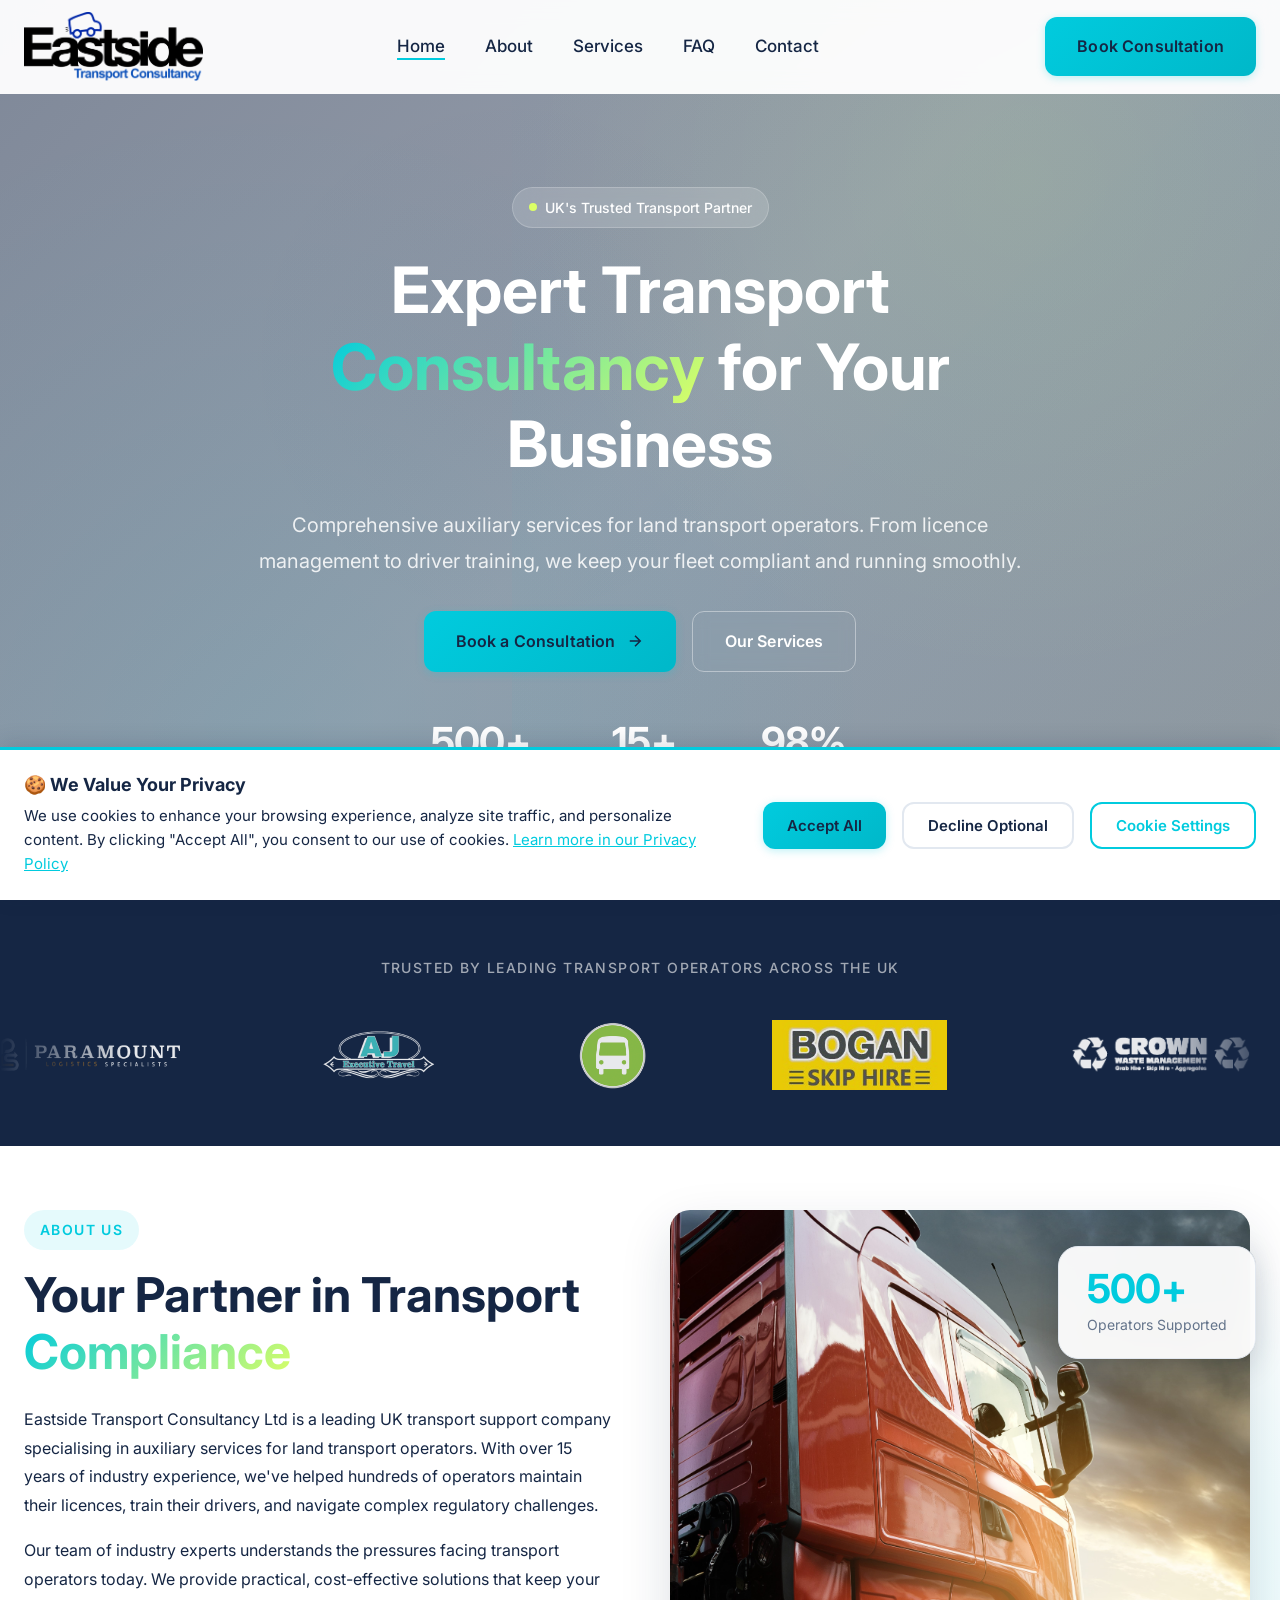
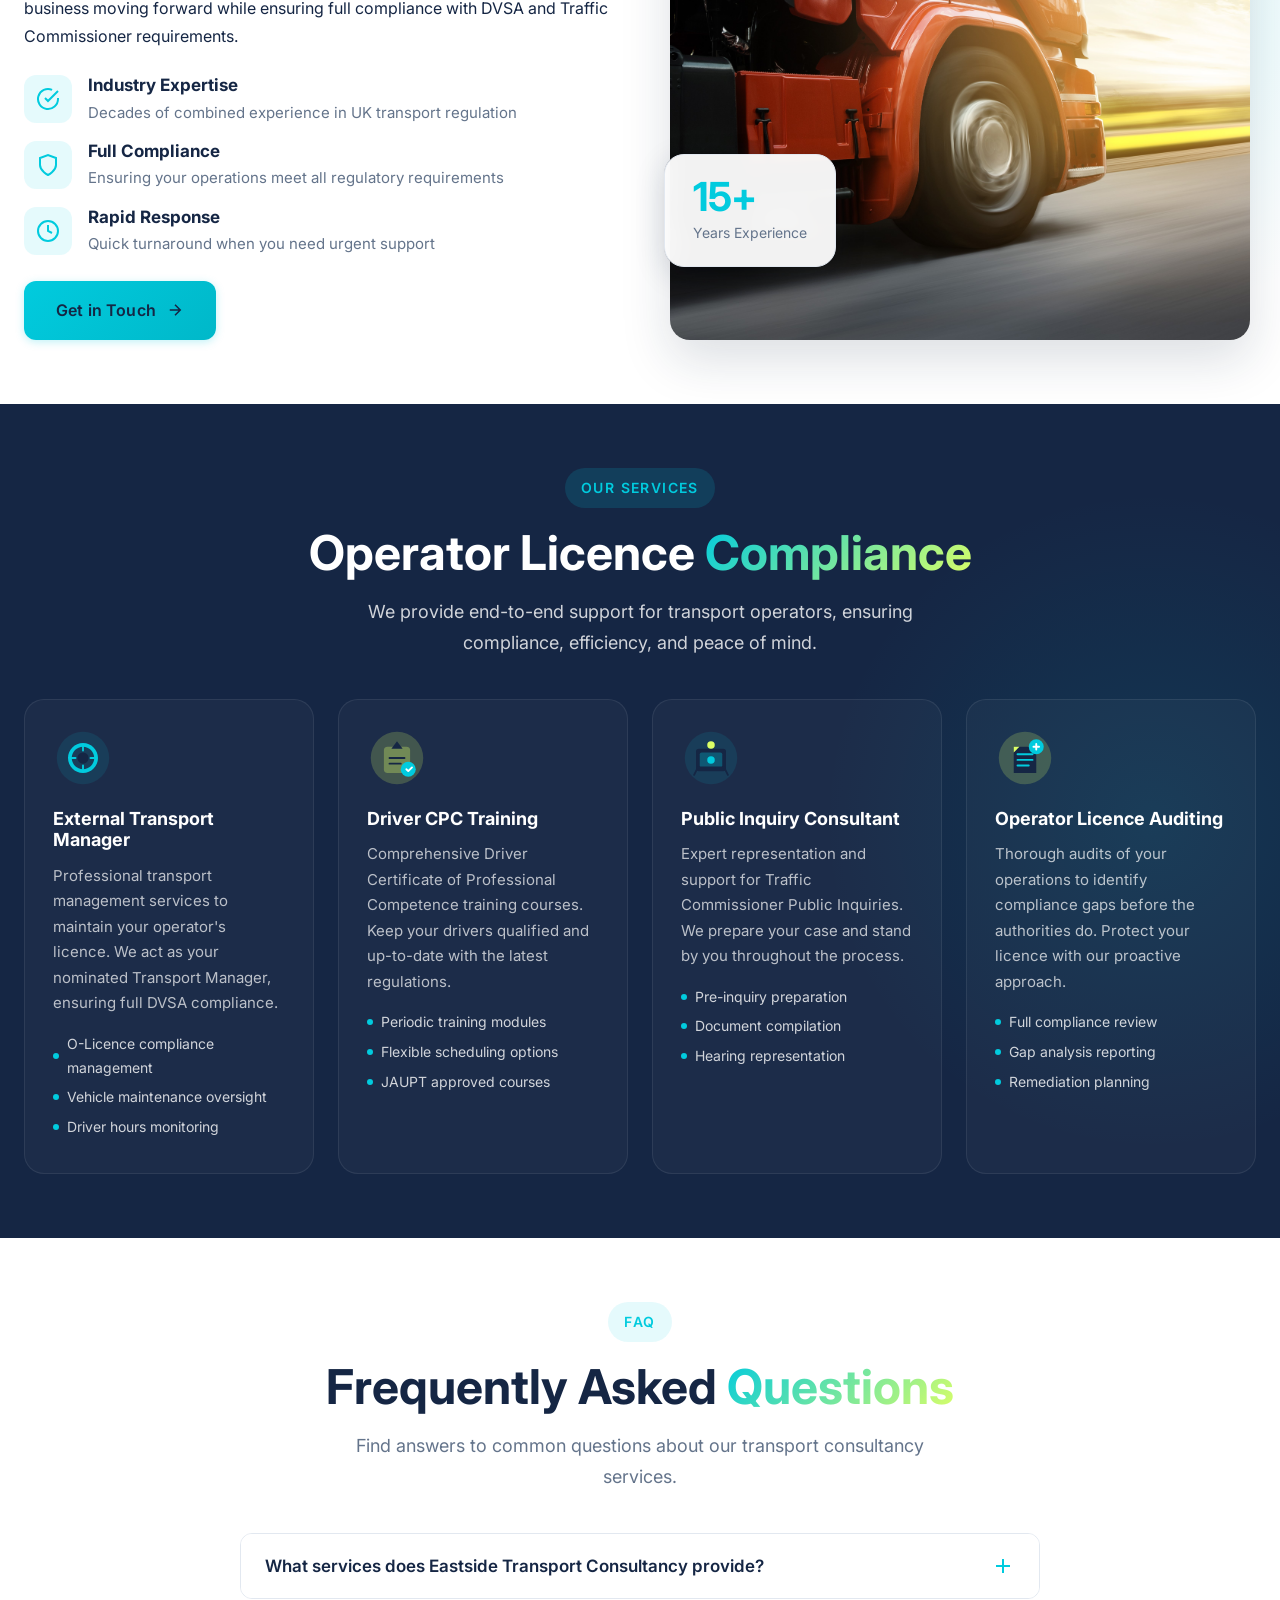
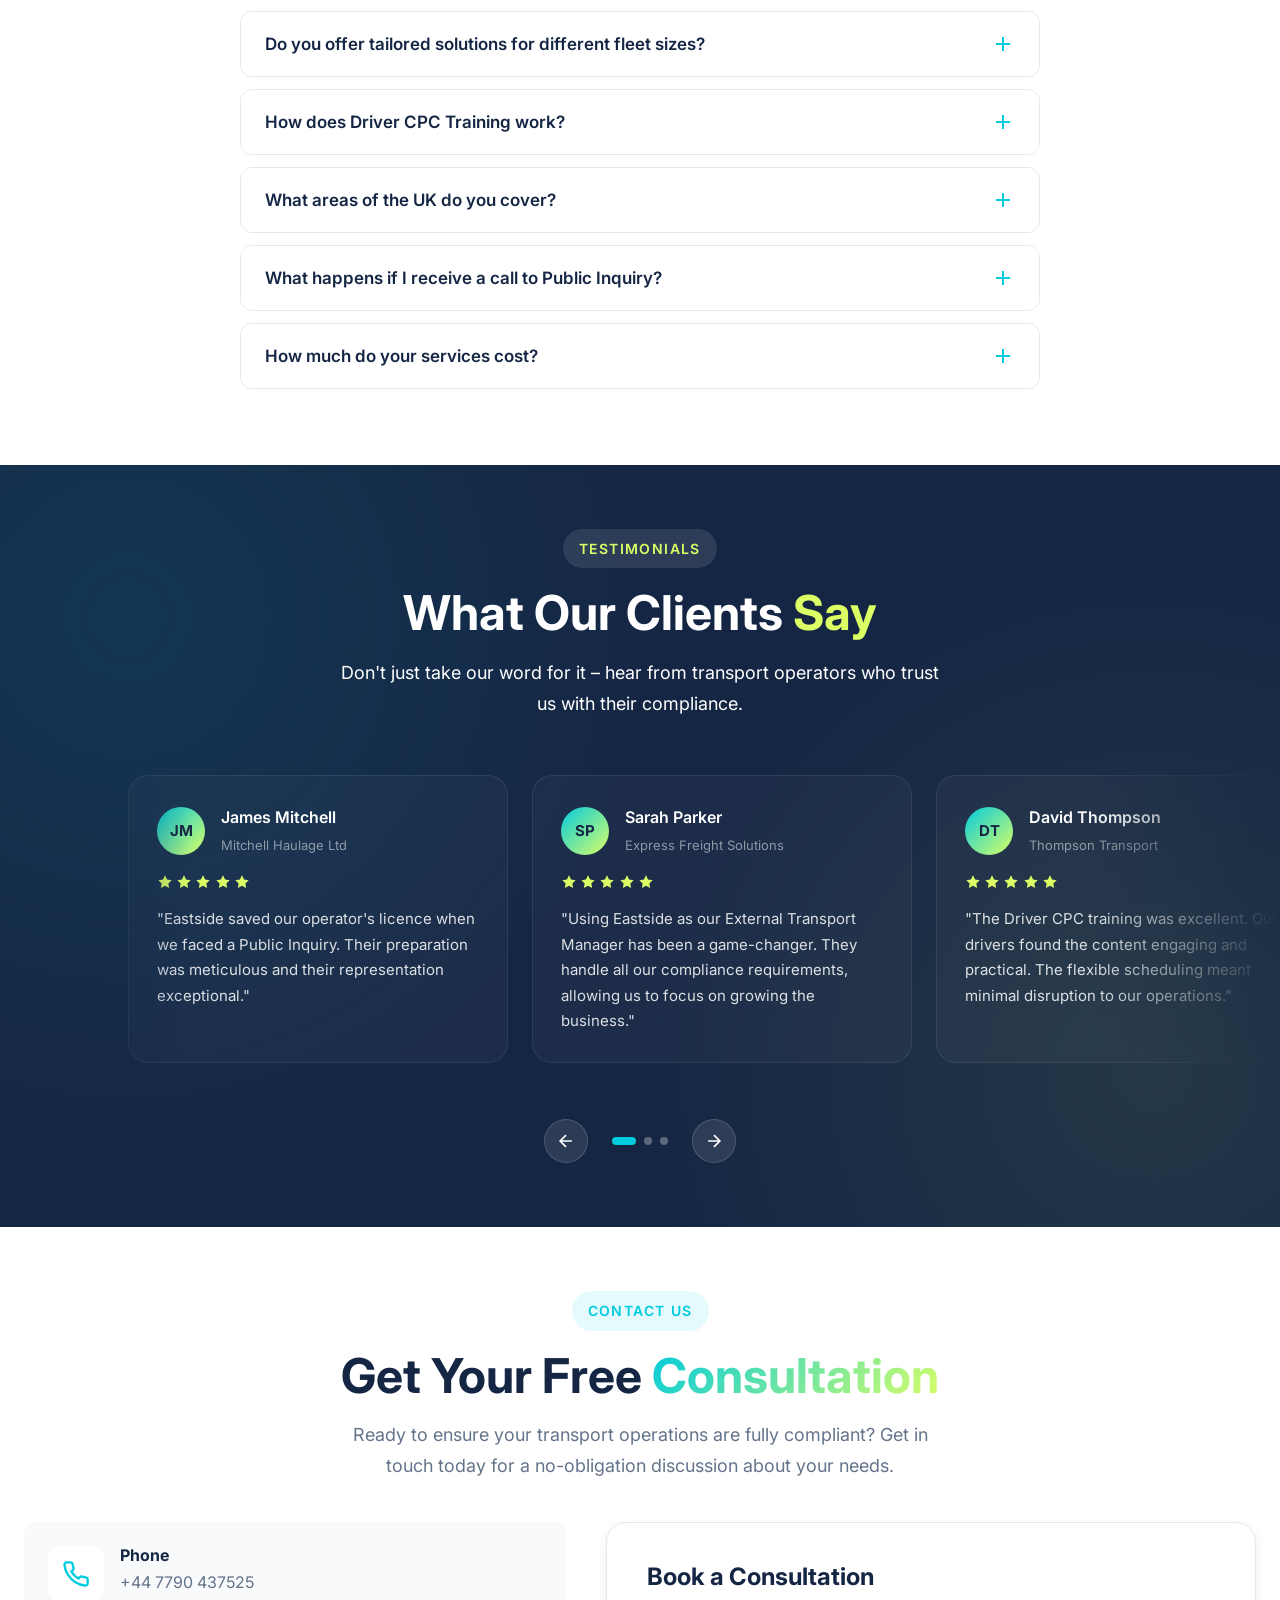
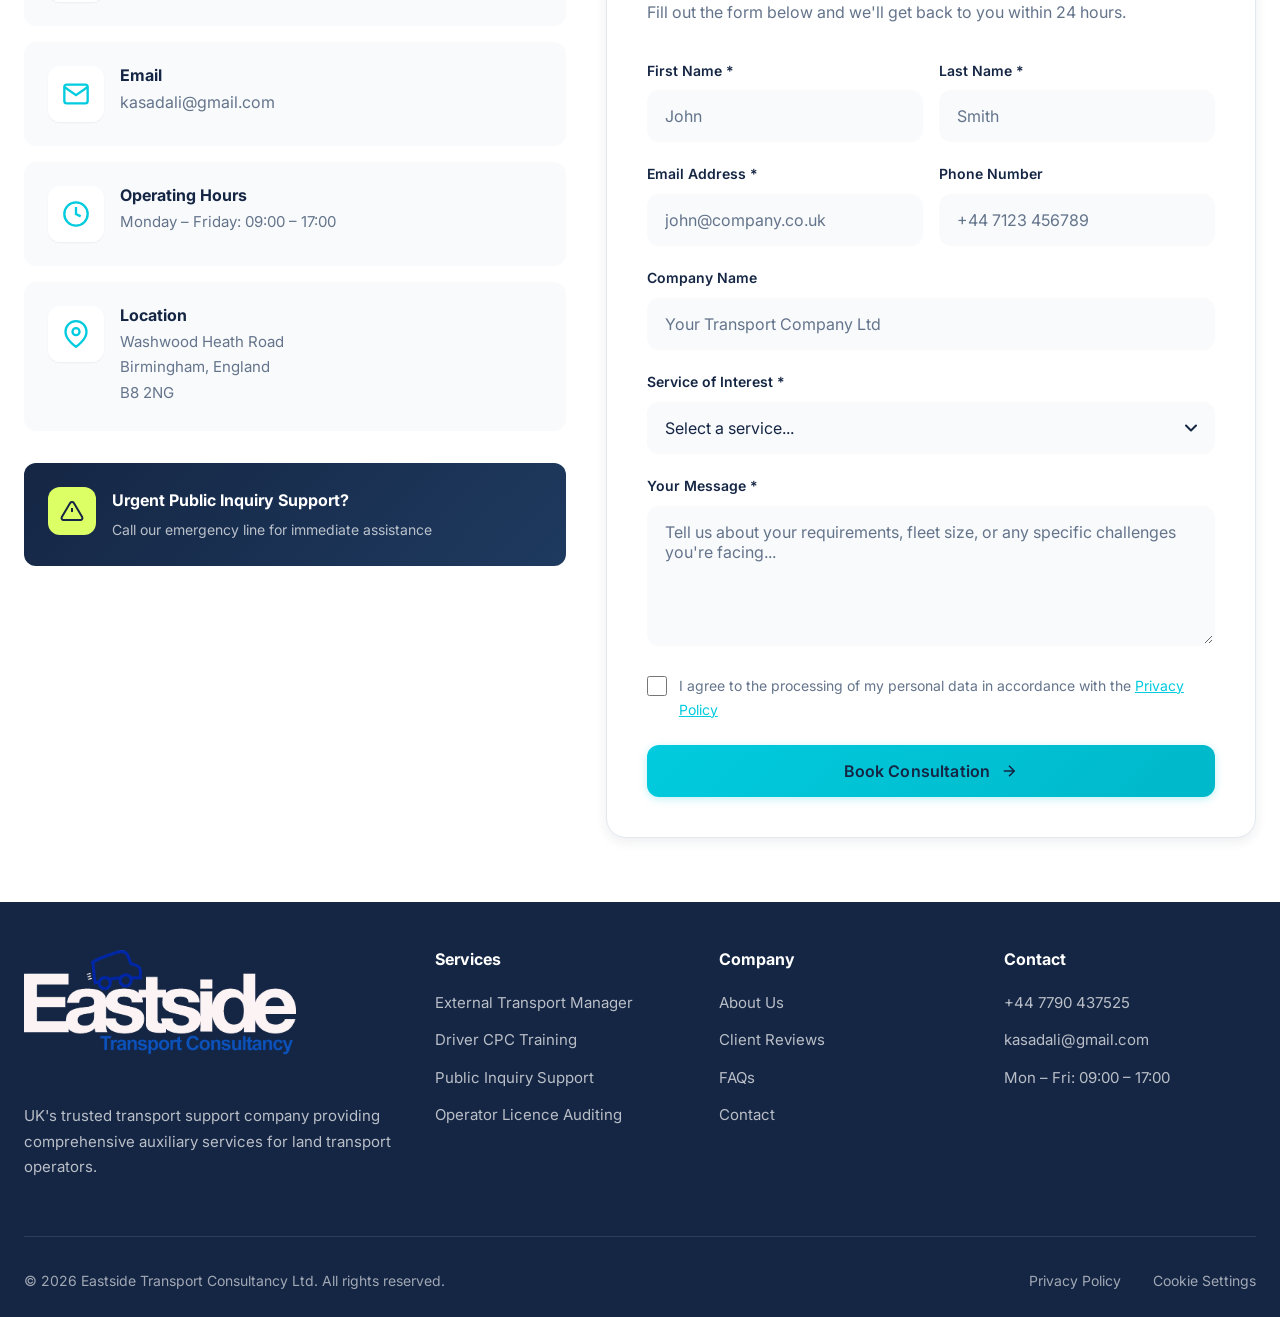
<file: index.html>
<!DOCTYPE html>
<html lang="en-GB">
<head>
    <meta charset="UTF-8">
    <meta name="viewport" content="width=device-width, initial-scale=1.0">
    <meta name="description" content="Eastside Transport Consultancy Ltd - UK's trusted transport support company providing External Transport Manager services, Driver CPC Training, Public Inquiry support, and Operator Licence Auditing.">
    <meta name="keywords" content="transport consultancy, external transport manager, driver CPC training, operator licence auditing, public inquiry solicitor, UK transport services, HGV compliance, fleet management">
    <meta name="author" content="Eastside Transport Consultancy Ltd">
    <meta name="robots" content="index, follow">
    
    <!-- Open Graph / Social Media -->
    <meta property="og:type" content="website">
    <meta property="og:title" content="Eastside Transport Consultancy | Professional Transport Support Services UK">
    <meta property="og:description" content="Expert transport consultancy services including External Transport Manager, Driver CPC Training, Public Inquiry support, and Operator Licence Auditing.">
    <meta property="og:url" content="https://eastsidetransportconsultancy.co.uk">
    <meta property="og:image" content="images/og-image.jpg">
    
    <!-- Twitter Card -->
    <meta name="twitter:card" content="summary_large_image">
    <meta name="twitter:title" content="Eastside Transport Consultancy | Professional Transport Support Services UK">
    <meta name="twitter:description" content="Expert transport consultancy services including External Transport Manager, Driver CPC Training, and more.">
    
    <title>Eastside Transport Consultancy | Professional Transport Support Services UK</title>
    
    <!-- Favicon -->
    <link rel="icon" type="image/svg+xml" href="data:image/svg+xml,<svg xmlns='http://www.w3.org/2000/svg' viewBox='0 0 100 100'><rect fill='%23152644' rx='15' width='100' height='100'/><text x='50' y='65' font-size='50' text-anchor='middle' fill='%2301cbde'>E</text></svg>">
    
    <!-- Google Fonts -->
    <link rel="preconnect" href="https://fonts.googleapis.com">
    <link rel="preconnect" href="https://fonts.gstatic.com" crossorigin>
    <link href="https://fonts.googleapis.com/css2?family=Inter:wght@300;400;500;600;700;800;900&display=swap" rel="stylesheet">
    
    <!-- Stylesheet -->
    <link rel="stylesheet" href="styles.css">
    <link rel="stylesheet" href="cookie-consent.css">
    
    <!-- Canonical URL -->
    <link rel="canonical" href="https://eastsidetransportconsultancy.co.uk">
</head>
<body>
    <!-- Navigation -->
    <header class="header" id="header">
        <nav class="nav container">
            <a href="#" class="nav__logo">
                <img src="logos/Eastside Logo.png" alt="Eastside Transport Consultancy Logo" class="logo-img">
            </a>
            
            <ul class="nav__menu" id="nav-menu">
                <li class="nav__item"><a href="#home" class="nav__link active">Home</a></li>
                <li class="nav__item"><a href="#about" class="nav__link">About</a></li>
                <li class="nav__item"><a href="#services" class="nav__link">Services</a></li>
                <li class="nav__item"><a href="#faq" class="nav__link">FAQ</a></li>
                <li class="nav__item"><a href="#contact" class="nav__link">Contact</a></li>
            </ul>
            
            <a href="#contact" class="btn btn--primary nav__cta">Book Consultation</a>
            
            <button class="nav__toggle" id="nav-toggle" aria-label="Toggle navigation">
                <span class="hamburger"></span>
            </button>
        </nav>
    </header>

    <main>
        <!-- Hero Section -->
        <section class="hero hero--has-video" id="home">
            <div class="hero__bg">
                <video class="hero__video" autoplay muted loop playsinline>
                    <source src="Videos/Highway hero video.mp4" type="video/mp4">
                </video>
                <div class="hero__video-overlay"></div>
                <div class="hero__pattern"></div>
                <div class="hero__gradient"></div>
            </div>
            <div class="container hero__container">
                <div class="hero__content">
                    <div class="hero__badge" data-animate="fade-up">
                        <span class="badge-dot"></span>
                        UK's Trusted Transport Partner
                    </div>
                    <h1 class="hero__title" data-animate="fade-up" data-delay="100">
                        Expert Transport <span class="text-gradient">Consultancy</span> for Your Business
                    </h1>
                    <p class="hero__subtitle" data-animate="fade-up" data-delay="200">
                        Comprehensive auxiliary services for land transport operators. From licence management to driver training, we keep your fleet compliant and running smoothly.
                    </p>
                    <div class="hero__cta" data-animate="fade-up" data-delay="300">
                        <a href="#contact" class="btn btn--primary btn--large">
                            <span>Book a Consultation</span>
                            <svg width="20" height="20" viewBox="0 0 24 24" fill="none" stroke="currentColor" stroke-width="2">
                                <path d="M5 12h14M12 5l7 7-7 7"/>
                            </svg>
                        </a>
                        <a href="#services" class="btn btn--outline btn--large">
                            <span>Our Services</span>
                        </a>
                    </div>
                    <div class="hero__stats" data-animate="fade-up" data-delay="400">
                        <div class="stat">
                            <span class="stat__number">500+</span>
                            <span class="stat__label">Clients Served</span>
                        </div>
                        <div class="stat">
                            <span class="stat__number">15+</span>
                            <span class="stat__label">Years Experience</span>
                        </div>
                        <div class="stat">
                            <span class="stat__number">98%</span>
                            <span class="stat__label">Success Rate</span>
                        </div>
                    </div>
                </div>
            </div>
            
            </section>

        <!-- Trusted Companies Section -->
        <section class="trusted-companies" id="trusted">
            <div class="container">
                <p class="trusted-companies__label">Trusted by leading transport operators across the UK</p>
            </div>
            <div class="trusted-companies__track">
                <div class="trusted-companies__logos">
                    <!-- First set of logos -->
                    <div class="trusted-companies__logo">
                        <img src="logos/paramount_logistics_logo-final.webp" alt="Paramount Logistics">
                    </div>
                    <div class="trusted-companies__logo">
                        <img src="logos/AJ-Travel-Website-Logo.png" alt="AJ Travel">
                    </div>
                    <div class="trusted-companies__logo">
                        <img src="logos/asa travel.png" alt="ASA Travel">
                    </div>
                    <div class="trusted-companies__logo">
                        <img src="logos/bogan-skip-hire-logo-25.jpg" alt="Bogan Skip Hire">
                    </div>
                    <div class="trusted-companies__logo">
                        <img src="logos/Crown-Waste-Management-Logo-White-2021-01.webp" alt="Crown Waste Management">
                    </div>
                    <div class="trusted-companies__logo">
                        <img src="logos/rh travels white.png" alt="RH Travels">
                    </div>
                    <div class="trusted-companies__logo">
                        <img src="logos/SB_logo.png" alt="SB Logo">
                    </div>
                    <div class="trusted-companies__logo travelstar-logo">
                        <img src="logos/travel star no bg.png" alt="Travelstar">
                    </div>
                    <div class="trusted-companies__logo">
                        <img src="logos/wallsall builders white (1).png" alt="Walsall Builders">
                    </div>
                    <div class="trusted-companies__logo">
                        <img src="logos/westbourne school.png" alt="Westbourne School">
                    </div>
                    <!-- Duplicate set for seamless loop -->
                    <div class="trusted-companies__logo">
                        <img src="logos/paramount_logistics_logo-final.webp" alt="Paramount Logistics">
                    </div>
                    <div class="trusted-companies__logo">
                        <img src="logos/AJ-Travel-Website-Logo.png" alt="AJ Travel">
                    </div>
                    <div class="trusted-companies__logo">
                        <img src="logos/asa travel.png" alt="ASA Travel">
                    </div>
                    <div class="trusted-companies__logo">
                        <img src="logos/bogan-skip-hire-logo-25.jpg" alt="Bogan Skip Hire">
                    </div>
                    <div class="trusted-companies__logo">
                        <img src="logos/Crown-Waste-Management-Logo-White-2021-01.webp" alt="Crown Waste Management">
                    </div>
                    <div class="trusted-companies__logo">
                        <img src="logos/rh travels white.png" alt="RH Travels">
                    </div>
                    <div class="trusted-companies__logo">
                        <img src="logos/SB_logo.png" alt="SB Logo">
                    </div>
                    <div class="trusted-companies__logo travelstar-logo">
                        <img src="logos/travel star no bg.png" alt="Travelstar">
                    </div>
                    <div class="trusted-companies__logo">
                        <img src="logos/wallsall builders white (1).png" alt="Walsall Builders">
                    </div>
                    <div class="trusted-companies__logo">
                        <img src="logos/westbourne school.png" alt="Westbourne School">
                    </div>
                </div>
            </div>
        </section>

        <!-- About Section -->
        <section class="about" id="about">
            <div class="about__bg">
                <div class="about__pattern"></div>
            </div>
            <div class="container about__container">
                <div class="about__content" data-animate="fade-right">
                    <span class="section-tag">About Us</span>
                    <h2 class="section-title">Your Partner in Transport <span class="text-gradient">Compliance</span></h2>
                    <p class="about__text">
                        Eastside Transport Consultancy Ltd is a leading UK transport support company specialising in auxiliary services for land transport operators. With over 15 years of industry experience, we've helped hundreds of operators maintain their licences, train their drivers, and navigate complex regulatory challenges.
                    </p>
                    <p class="about__text">
                        Our team of industry experts understands the pressures facing transport operators today. We provide practical, cost-effective solutions that keep your business moving forward while ensuring full compliance with DVSA and Traffic Commissioner requirements.
                    </p>
                    
                    <div class="about__features">
                        <div class="about__feature">
                            <div class="about__feature-icon">
                                <svg width="24" height="24" viewBox="0 0 24 24" fill="none" stroke="currentColor" stroke-width="2">
                                    <path d="M22 11.08V12a10 10 0 1 1-5.93-9.14"/>
                                    <polyline points="22 4 12 14.01 9 11.01"/>
                                </svg>
                            </div>
                            <div>
                                <h4>Industry Expertise</h4>
                                <p>Decades of combined experience in UK transport regulation</p>
                            </div>
                        </div>
                        <div class="about__feature">
                            <div class="about__feature-icon">
                                <svg width="24" height="24" viewBox="0 0 24 24" fill="none" stroke="currentColor" stroke-width="2">
                                    <path d="M12 22s8-4 8-10V5l-8-3-8 3v7c0 6 8 10 8 10z"/>
                                </svg>
                            </div>
                            <div>
                                <h4>Full Compliance</h4>
                                <p>Ensuring your operations meet all regulatory requirements</p>
                            </div>
                        </div>
                        <div class="about__feature">
                            <div class="about__feature-icon">
                                <svg width="24" height="24" viewBox="0 0 24 24" fill="none" stroke="currentColor" stroke-width="2">
                                    <circle cx="12" cy="12" r="10"/>
                                    <polyline points="12 6 12 12 16 14"/>
                                </svg>
                            </div>
                            <div>
                                <h4>Rapid Response</h4>
                                <p>Quick turnaround when you need urgent support</p>
                            </div>
                        </div>
                    </div>
                    
                    <a href="#contact" class="btn btn--primary btn--large">
                        <span>Get in Touch</span>
                        <svg width="20" height="20" viewBox="0 0 24 24" fill="none" stroke="currentColor" stroke-width="2">
                            <path d="M5 12h14M12 5l7 7-7 7"/>
                        </svg>
                    </a>
                </div>
                
                <div class="about__visual" data-animate="fade-left">
                    <div class="about__image">
                        <img src="Images/about us image.jpg" alt="Eastside Transport Consultancy Team" class="about-illustration">
                    </div>
                    <div class="about__stat-card about__stat-card--1">
                        <span class="stat-number">500+</span>
                        <span class="stat-text">Operators Supported</span>
                    </div>
                    <div class="about__stat-card about__stat-card--2">
                        <span class="stat-number">15+</span>
                        <span class="stat-text">Years Experience</span>
                    </div>
                </div>
            </div>
        </section>

        <!-- Services Section -->
        <section class="services" id="services">
            <div class="container">
                <div class="section-header" data-animate="fade-up">
                    <span class="section-tag">Our Services</span>
                    <h2 class="section-title">Operator Licence <span class="text-gradient">Compliance</span></h2>
                    <p class="section-subtitle">We provide end-to-end support for transport operators, ensuring compliance, efficiency, and peace of mind.</p>
                </div>
                
                <div class="services__grid">
                    <!-- Service 1 -->
                    <article class="service-card" data-animate="fade-up" data-delay="100">
                        <div class="service-card__icon">
                            <svg viewBox="0 0 64 64" fill="none">
                                <circle cx="32" cy="32" r="28" fill="#01cbde" opacity="0.1"/>
                                <path d="M32 16c-8.8 0-16 7.2-16 16s7.2 16 16 16 16-7.2 16-16-7.2-16-16-16zm0 28c-6.6 0-12-5.4-12-12s5.4-12 12-12 12 5.4 12 12-5.4 12-12 12z" fill="#01cbde"/>
                                <circle cx="32" cy="32" r="6" fill="#152644"/>
                                <path d="M32 20v4M32 40v4M20 32h4M40 32h4" stroke="#01cbde" stroke-width="2" stroke-linecap="round"/>
                            </svg>
                        </div>
                        <h3 class="service-card__title">External Transport Manager</h3>
                        <p class="service-card__desc">Professional transport management services to maintain your operator's licence. We act as your nominated Transport Manager, ensuring full DVSA compliance.</p>
                        <ul class="service-card__features">
                            <li>O-Licence compliance management</li>
                            <li>Vehicle maintenance oversight</li>
                            <li>Driver hours monitoring</li>
                        </ul>
                    </article>

                    <!-- Service 2 -->
                    <article class="service-card" data-animate="fade-up" data-delay="200">
                        <div class="service-card__icon">
                            <svg viewBox="0 0 64 64" fill="none">
                                <circle cx="32" cy="32" r="28" fill="#dcff66" opacity="0.2"/>
                                <rect x="18" y="20" width="28" height="28" rx="4" fill="#dcff66" opacity="0.3"/>
                                <path d="M24 32h16M24 38h12" stroke="#152644" stroke-width="2" stroke-linecap="round"/>
                                <path d="M32 14l-6 8h12l-6-8z" fill="#152644"/>
                                <circle cx="44" cy="44" r="8" fill="#01cbde"/>
                                <path d="M42 44l2 2 4-4" stroke="white" stroke-width="2" stroke-linecap="round" stroke-linejoin="round"/>
                            </svg>
                        </div>
                        <h3 class="service-card__title">Driver CPC Training</h3>
                        <p class="service-card__desc">Comprehensive Driver Certificate of Professional Competence training courses. Keep your drivers qualified and up-to-date with the latest regulations.</p>
                        <ul class="service-card__features">
                            <li>Periodic training modules</li>
                            <li>Flexible scheduling options</li>
                            <li>JAUPT approved courses</li>
                        </ul>
                    </article>

                    <!-- Service 3 -->
                    <article class="service-card" data-animate="fade-up" data-delay="300">
                        <div class="service-card__icon">
                            <svg viewBox="0 0 64 64" fill="none">
                                <circle cx="32" cy="32" r="28" fill="#01cbde" opacity="0.1"/>
                                <rect x="16" y="22" width="32" height="24" rx="3" fill="#152644"/>
                                <rect x="20" y="26" width="24" height="16" rx="2" fill="#01cbde" opacity="0.3"/>
                                <circle cx="32" cy="34" r="4" fill="#01cbde"/>
                                <path d="M14 50l4-8h28l4 8" stroke="#152644" stroke-width="2" stroke-linecap="round"/>
                                <rect x="28" y="14" width="8" height="8" rx="4" fill="#dcff66"/>
                            </svg>
                        </div>
                        <h3 class="service-card__title">Public Inquiry Consultant</h3>
                        <p class="service-card__desc">Expert representation and support for Traffic Commissioner Public Inquiries. We prepare your case and stand by you throughout the process.</p>
                        <ul class="service-card__features">
                            <li>Pre-inquiry preparation</li>
                            <li>Document compilation</li>
                            <li>Hearing representation</li>
                        </ul>
                    </article>

                    <!-- Service 4 -->
                    <article class="service-card" data-animate="fade-up" data-delay="400">
                        <div class="service-card__icon">
                            <svg viewBox="0 0 64 64" fill="none">
                                <circle cx="32" cy="32" r="28" fill="#dcff66" opacity="0.2"/>
                                <path d="M20 20h24v28H20z" fill="#152644"/>
                                <path d="M24 28h16M24 34h16M24 40h12" stroke="#01cbde" stroke-width="2" stroke-linecap="round"/>
                                <circle cx="44" cy="20" r="8" fill="#01cbde"/>
                                <path d="M41 20h6M44 17v6" stroke="white" stroke-width="2" stroke-linecap="round"/>
                                <path d="M26 20l-6 6v-6h6z" fill="#dcff66"/>
                            </svg>
                        </div>
                        <h3 class="service-card__title">Operator Licence Auditing</h3>
                        <p class="service-card__desc">Thorough audits of your operations to identify compliance gaps before the authorities do. Protect your licence with our proactive approach.</p>
                        <ul class="service-card__features">
                            <li>Full compliance review</li>
                            <li>Gap analysis reporting</li>
                            <li>Remediation planning</li>
                        </ul>
                    </article>
                </div>
            </div>
        </section>

        <!-- FAQ Section -->
        <section class="faq" id="faq">
            <div class="container">
                <div class="section-header" data-animate="fade-up">
                    <span class="section-tag">FAQ</span>
                    <h2 class="section-title">Frequently Asked <span class="text-gradient">Questions</span></h2>
                    <p class="section-subtitle">Find answers to common questions about our transport consultancy services.</p>
                </div>
                
                <div class="faq__grid" data-animate="fade-up" data-delay="200">
                    <div class="faq__item">
                        <button class="faq__question" aria-expanded="false">
                            <span>What services does Eastside Transport Consultancy provide?</span>
                            <svg class="faq__icon" width="24" height="24" viewBox="0 0 24 24" fill="none" stroke="currentColor" stroke-width="2">
                                <line x1="12" y1="5" x2="12" y2="19"/>
                                <line x1="5" y1="12" x2="19" y2="12"/>
                            </svg>
                        </button>
                        <div class="faq__answer">
                            <p>We offer comprehensive transport support services including External Transport Manager services, Driver CPC Training courses, Public Inquiry representation, and Operator Licence Auditing. Our goal is to keep your transport operations fully compliant with UK regulations.</p>
                        </div>
                    </div>
                    
                    <div class="faq__item">
                        <button class="faq__question" aria-expanded="false">
                            <span>Do you offer tailored solutions for different fleet sizes?</span>
                            <svg class="faq__icon" width="24" height="24" viewBox="0 0 24 24" fill="none" stroke="currentColor" stroke-width="2">
                                <line x1="12" y1="5" x2="12" y2="19"/>
                                <line x1="5" y1="12" x2="19" y2="12"/>
                            </svg>
                        </button>
                        <div class="faq__answer">
                            <p>Absolutely! We understand that every transport operation is unique. Whether you're running a single vehicle or managing a large fleet, we tailor our services to meet your specific needs and budget. Our flexible approach ensures you get exactly the support you require.</p>
                        </div>
                    </div>
                    
                    <div class="faq__item">
                        <button class="faq__question" aria-expanded="false">
                            <span>How does Driver CPC Training work?</span>
                            <svg class="faq__icon" width="24" height="24" viewBox="0 0 24 24" fill="none" stroke="currentColor" stroke-width="2">
                                <line x1="12" y1="5" x2="12" y2="19"/>
                                <line x1="5" y1="12" x2="19" y2="12"/>
                            </svg>
                        </button>
                        <div class="faq__answer">
                            <p>Our Driver CPC Training courses are JAUPT approved and designed to meet the 35-hour periodic training requirement. We offer flexible scheduling including weekday and weekend sessions, and can conduct training at your premises or at our training centres. Each 7-hour module contributes to the mandatory training hours.</p>
                        </div>
                    </div>
                    
                    <div class="faq__item">
                        <button class="faq__question" aria-expanded="false">
                            <span>What areas of the UK do you cover?</span>
                            <svg class="faq__icon" width="24" height="24" viewBox="0 0 24 24" fill="none" stroke="currentColor" stroke-width="2">
                                <line x1="12" y1="5" x2="12" y2="19"/>
                                <line x1="5" y1="12" x2="19" y2="12"/>
                            </svg>
                        </button>
                        <div class="faq__answer">
                            <p>We provide our services throughout England, Scotland, and Wales. Our External Transport Manager services can be delivered remotely or with on-site visits, and we can conduct training at locations convenient for your drivers across the UK.</p>
                        </div>
                    </div>
                    
                    <div class="faq__item">
                        <button class="faq__question" aria-expanded="false">
                            <span>What happens if I receive a call to Public Inquiry?</span>
                            <svg class="faq__icon" width="24" height="24" viewBox="0 0 24 24" fill="none" stroke="currentColor" stroke-width="2">
                                <line x1="12" y1="5" x2="12" y2="19"/>
                                <line x1="5" y1="12" x2="19" y2="12"/>
                            </svg>
                        </button>
                        <div class="faq__answer">
                            <p>Don't panic – contact us immediately. We'll review your case, help you understand the issues raised, prepare the necessary documentation, and represent you at the hearing. Our experienced team has an excellent track record of helping operators retain their licences through proper preparation and presentation.</p>
                        </div>
                    </div>
                    
                    <div class="faq__item">
                        <button class="faq__question" aria-expanded="false">
                            <span>How much do your services cost?</span>
                            <svg class="faq__icon" width="24" height="24" viewBox="0 0 24 24" fill="none" stroke="currentColor" stroke-width="2">
                                <line x1="12" y1="5" x2="12" y2="19"/>
                                <line x1="5" y1="12" x2="19" y2="12"/>
                            </svg>
                        </button>
                        <div class="faq__answer">
                            <p>Our pricing is competitive and transparent. We offer various packages depending on your needs – from one-off audits to ongoing retainer arrangements. Contact us for a free, no-obligation consultation where we'll discuss your requirements and provide a detailed quote.</p>
                        </div>
                    </div>
                </div>
            </div>
        </section>

        <!-- Reviews Section -->
        <section class="reviews" id="reviews">
            <div class="reviews__bg"></div>
            <div class="container">
                <div class="section-header section-header--light" data-animate="fade-up">
                    <span class="section-tag section-tag--light">Testimonials</span>
                    <h2 class="section-title">What Our Clients <span class="text-accent">Say</span></h2>
                    <p class="section-subtitle">Don't just take our word for it – hear from transport operators who trust us with their compliance.</p>
                </div>
            </div>
            
            <div class="reviews-slider" data-animate="fade-up" data-delay="200">
                <div class="reviews-slider__track" id="reviews-track">
                    <article class="review-card">
                        <div class="review-card__header">
                            <div class="review-card__avatar">JM</div>
                            <div class="review-card__info">
                                <strong>James Mitchell</strong>
                                <span>Mitchell Haulage Ltd</span>
                            </div>
                        </div>
                        <div class="review-card__stars">
                            <svg width="16" height="16" viewBox="0 0 24 24" fill="#dcff66"><path d="M12 2l3.09 6.26L22 9.27l-5 4.87 1.18 6.88L12 17.77l-6.18 3.25L7 14.14 2 9.27l6.91-1.01L12 2z"/></svg>
                            <svg width="16" height="16" viewBox="0 0 24 24" fill="#dcff66"><path d="M12 2l3.09 6.26L22 9.27l-5 4.87 1.18 6.88L12 17.77l-6.18 3.25L7 14.14 2 9.27l6.91-1.01L12 2z"/></svg>
                            <svg width="16" height="16" viewBox="0 0 24 24" fill="#dcff66"><path d="M12 2l3.09 6.26L22 9.27l-5 4.87 1.18 6.88L12 17.77l-6.18 3.25L7 14.14 2 9.27l6.91-1.01L12 2z"/></svg>
                            <svg width="16" height="16" viewBox="0 0 24 24" fill="#dcff66"><path d="M12 2l3.09 6.26L22 9.27l-5 4.87 1.18 6.88L12 17.77l-6.18 3.25L7 14.14 2 9.27l6.91-1.01L12 2z"/></svg>
                            <svg width="16" height="16" viewBox="0 0 24 24" fill="#dcff66"><path d="M12 2l3.09 6.26L22 9.27l-5 4.87 1.18 6.88L12 17.77l-6.18 3.25L7 14.14 2 9.27l6.91-1.01L12 2z"/></svg>
                        </div>
                        <blockquote class="review-card__text">
                            "Eastside saved our operator's licence when we faced a Public Inquiry. Their preparation was meticulous and their representation exceptional."
                        </blockquote>
                    </article>
                    
                    <article class="review-card">
                        <div class="review-card__header">
                            <div class="review-card__avatar">SP</div>
                            <div class="review-card__info">
                                <strong>Sarah Parker</strong>
                                <span>Express Freight Solutions</span>
                            </div>
                        </div>
                        <div class="review-card__stars">
                            <svg width="16" height="16" viewBox="0 0 24 24" fill="#dcff66"><path d="M12 2l3.09 6.26L22 9.27l-5 4.87 1.18 6.88L12 17.77l-6.18 3.25L7 14.14 2 9.27l6.91-1.01L12 2z"/></svg>
                            <svg width="16" height="16" viewBox="0 0 24 24" fill="#dcff66"><path d="M12 2l3.09 6.26L22 9.27l-5 4.87 1.18 6.88L12 17.77l-6.18 3.25L7 14.14 2 9.27l6.91-1.01L12 2z"/></svg>
                            <svg width="16" height="16" viewBox="0 0 24 24" fill="#dcff66"><path d="M12 2l3.09 6.26L22 9.27l-5 4.87 1.18 6.88L12 17.77l-6.18 3.25L7 14.14 2 9.27l6.91-1.01L12 2z"/></svg>
                            <svg width="16" height="16" viewBox="0 0 24 24" fill="#dcff66"><path d="M12 2l3.09 6.26L22 9.27l-5 4.87 1.18 6.88L12 17.77l-6.18 3.25L7 14.14 2 9.27l6.91-1.01L12 2z"/></svg>
                            <svg width="16" height="16" viewBox="0 0 24 24" fill="#dcff66"><path d="M12 2l3.09 6.26L22 9.27l-5 4.87 1.18 6.88L12 17.77l-6.18 3.25L7 14.14 2 9.27l6.91-1.01L12 2z"/></svg>
                        </div>
                        <blockquote class="review-card__text">
                            "Using Eastside as our External Transport Manager has been a game-changer. They handle all our compliance requirements, allowing us to focus on growing the business."
                        </blockquote>
                    </article>
                    
                    <article class="review-card">
                        <div class="review-card__header">
                            <div class="review-card__avatar">DT</div>
                            <div class="review-card__info">
                                <strong>David Thompson</strong>
                                <span>Thompson Transport</span>
                            </div>
                        </div>
                        <div class="review-card__stars">
                            <svg width="16" height="16" viewBox="0 0 24 24" fill="#dcff66"><path d="M12 2l3.09 6.26L22 9.27l-5 4.87 1.18 6.88L12 17.77l-6.18 3.25L7 14.14 2 9.27l6.91-1.01L12 2z"/></svg>
                            <svg width="16" height="16" viewBox="0 0 24 24" fill="#dcff66"><path d="M12 2l3.09 6.26L22 9.27l-5 4.87 1.18 6.88L12 17.77l-6.18 3.25L7 14.14 2 9.27l6.91-1.01L12 2z"/></svg>
                            <svg width="16" height="16" viewBox="0 0 24 24" fill="#dcff66"><path d="M12 2l3.09 6.26L22 9.27l-5 4.87 1.18 6.88L12 17.77l-6.18 3.25L7 14.14 2 9.27l6.91-1.01L12 2z"/></svg>
                            <svg width="16" height="16" viewBox="0 0 24 24" fill="#dcff66"><path d="M12 2l3.09 6.26L22 9.27l-5 4.87 1.18 6.88L12 17.77l-6.18 3.25L7 14.14 2 9.27l6.91-1.01L12 2z"/></svg>
                            <svg width="16" height="16" viewBox="0 0 24 24" fill="#dcff66"><path d="M12 2l3.09 6.26L22 9.27l-5 4.87 1.18 6.88L12 17.77l-6.18 3.25L7 14.14 2 9.27l6.91-1.01L12 2z"/></svg>
                        </div>
                        <blockquote class="review-card__text">
                            "The Driver CPC training was excellent. Our drivers found the content engaging and practical. The flexible scheduling meant minimal disruption to our operations."
                        </blockquote>
                    </article>
                    
                    <article class="review-card">
                        <div class="review-card__header">
                            <div class="review-card__avatar">RB</div>
                            <div class="review-card__info">
                                <strong>Rachel Brooks</strong>
                                <span>Brooks Logistics</span>
                            </div>
                        </div>
                        <div class="review-card__stars">
                            <svg width="16" height="16" viewBox="0 0 24 24" fill="#dcff66"><path d="M12 2l3.09 6.26L22 9.27l-5 4.87 1.18 6.88L12 17.77l-6.18 3.25L7 14.14 2 9.27l6.91-1.01L12 2z"/></svg>
                            <svg width="16" height="16" viewBox="0 0 24 24" fill="#dcff66"><path d="M12 2l3.09 6.26L22 9.27l-5 4.87 1.18 6.88L12 17.77l-6.18 3.25L7 14.14 2 9.27l6.91-1.01L12 2z"/></svg>
                            <svg width="16" height="16" viewBox="0 0 24 24" fill="#dcff66"><path d="M12 2l3.09 6.26L22 9.27l-5 4.87 1.18 6.88L12 17.77l-6.18 3.25L7 14.14 2 9.27l6.91-1.01L12 2z"/></svg>
                            <svg width="16" height="16" viewBox="0 0 24 24" fill="#dcff66"><path d="M12 2l3.09 6.26L22 9.27l-5 4.87 1.18 6.88L12 17.77l-6.18 3.25L7 14.14 2 9.27l6.91-1.01L12 2z"/></svg>
                            <svg width="16" height="16" viewBox="0 0 24 24" fill="#dcff66"><path d="M12 2l3.09 6.26L22 9.27l-5 4.87 1.18 6.88L12 17.77l-6.18 3.25L7 14.14 2 9.27l6.91-1.01L12 2z"/></svg>
                        </div>
                        <blockquote class="review-card__text">
                            "Their compliance audit identified issues we weren't even aware of. The detailed report and action plan helped us get everything sorted before our DVSA inspection."
                        </blockquote>
                    </article>
                    
                    <article class="review-card">
                        <div class="review-card__header">
                            <div class="review-card__avatar">MW</div>
                            <div class="review-card__info">
                                <strong>Michael Wilson</strong>
                                <span>Wilson & Sons Hauliers</span>
                            </div>
                        </div>
                        <div class="review-card__stars">
                            <svg width="16" height="16" viewBox="0 0 24 24" fill="#dcff66"><path d="M12 2l3.09 6.26L22 9.27l-5 4.87 1.18 6.88L12 17.77l-6.18 3.25L7 14.14 2 9.27l6.91-1.01L12 2z"/></svg>
                            <svg width="16" height="16" viewBox="0 0 24 24" fill="#dcff66"><path d="M12 2l3.09 6.26L22 9.27l-5 4.87 1.18 6.88L12 17.77l-6.18 3.25L7 14.14 2 9.27l6.91-1.01L12 2z"/></svg>
                            <svg width="16" height="16" viewBox="0 0 24 24" fill="#dcff66"><path d="M12 2l3.09 6.26L22 9.27l-5 4.87 1.18 6.88L12 17.77l-6.18 3.25L7 14.14 2 9.27l6.91-1.01L12 2z"/></svg>
                            <svg width="16" height="16" viewBox="0 0 24 24" fill="#dcff66"><path d="M12 2l3.09 6.26L22 9.27l-5 4.87 1.18 6.88L12 17.77l-6.18 3.25L7 14.14 2 9.27l6.91-1.01L12 2z"/></svg>
                            <svg width="16" height="16" viewBox="0 0 24 24" fill="#dcff66"><path d="M12 2l3.09 6.26L22 9.27l-5 4.87 1.18 6.88L12 17.77l-6.18 3.25L7 14.14 2 9.27l6.91-1.01L12 2z"/></svg>
                        </div>
                        <blockquote class="review-card__text">
                            "Professional, knowledgeable, and always available when we need them. Eastside has become an invaluable partner in keeping our fleet on the road legally."
                        </blockquote>
                    </article>
                    
                    <article class="review-card">
                        <div class="review-card__header">
                            <div class="review-card__avatar">LH</div>
                            <div class="review-card__info">
                                <strong>Linda Hughes</strong>
                                <span>Hughes Distribution</span>
                            </div>
                        </div>
                        <div class="review-card__stars">
                            <svg width="16" height="16" viewBox="0 0 24 24" fill="#dcff66"><path d="M12 2l3.09 6.26L22 9.27l-5 4.87 1.18 6.88L12 17.77l-6.18 3.25L7 14.14 2 9.27l6.91-1.01L12 2z"/></svg>
                            <svg width="16" height="16" viewBox="0 0 24 24" fill="#dcff66"><path d="M12 2l3.09 6.26L22 9.27l-5 4.87 1.18 6.88L12 17.77l-6.18 3.25L7 14.14 2 9.27l6.91-1.01L12 2z"/></svg>
                            <svg width="16" height="16" viewBox="0 0 24 24" fill="#dcff66"><path d="M12 2l3.09 6.26L22 9.27l-5 4.87 1.18 6.88L12 17.77l-6.18 3.25L7 14.14 2 9.27l6.91-1.01L12 2z"/></svg>
                            <svg width="16" height="16" viewBox="0 0 24 24" fill="#dcff66"><path d="M12 2l3.09 6.26L22 9.27l-5 4.87 1.18 6.88L12 17.77l-6.18 3.25L7 14.14 2 9.27l6.91-1.01L12 2z"/></svg>
                            <svg width="16" height="16" viewBox="0 0 24 24" fill="#dcff66"><path d="M12 2l3.09 6.26L22 9.27l-5 4.87 1.18 6.88L12 17.77l-6.18 3.25L7 14.14 2 9.27l6.91-1.01L12 2z"/></svg>
                        </div>
                        <blockquote class="review-card__text">
                            "From licence application to ongoing compliance management, Eastside has been with us every step of the way. Their expertise in transport regulations is second to none."
                        </blockquote>
                    </article>
                </div>
                
                <div class="reviews-slider__controls">
                    <button class="slider-btn slider-btn--prev" id="slider-prev" aria-label="Previous review">
                        <svg width="20" height="20" viewBox="0 0 24 24" fill="none" stroke="currentColor" stroke-width="2">
                            <path d="M19 12H5M12 19l-7-7 7-7"/>
                        </svg>
                    </button>
                    <div class="slider-dots" id="slider-dots"></div>
                    <button class="slider-btn slider-btn--next" id="slider-next" aria-label="Next review">
                        <svg width="20" height="20" viewBox="0 0 24 24" fill="none" stroke="currentColor" stroke-width="2">
                            <path d="M5 12h14M12 5l7 7-7 7"/>
                        </svg>
                    </button>
                </div>
            </div>
        </section>

        <!-- Contact Section -->
        <section class="contact" id="contact">
            <div class="container">
                <div class="section-header" data-animate="fade-up">
                    <span class="section-tag">Contact Us</span>
                    <h2 class="section-title">Get Your Free <span class="text-gradient">Consultation</span></h2>
                    <p class="section-subtitle">Ready to ensure your transport operations are fully compliant? Get in touch today for a no-obligation discussion about your needs.</p>
                </div>
                
                <div class="contact__container">
                    <div class="contact__info" data-animate="fade-right">
                        <div class="contact__card">
                            <div class="contact__icon">
                                <svg width="28" height="28" viewBox="0 0 24 24" fill="none" stroke="currentColor" stroke-width="2">
                                    <path d="M22 16.92v3a2 2 0 0 1-2.18 2 19.79 19.79 0 0 1-8.63-3.07 19.5 19.5 0 0 1-6-6 19.79 19.79 0 0 1-3.07-8.67A2 2 0 0 1 4.11 2h3a2 2 0 0 1 2 1.72 12.84 12.84 0 0 0 .7 2.81 2 2 0 0 1-.45 2.11L8.09 9.91a16 16 0 0 0 6 6l1.27-1.27a2 2 0 0 1 2.11-.45 12.84 12.84 0 0 0 2.81.7A2 2 0 0 1 22 16.92z"/>
                                </svg>
                            </div>
                            <div class="contact__detail">
                                <h4>Phone</h4>
                                <a href="tel:+447790437525">+44 7790 437525</a>
                            </div>
                        </div>
                        
                        <div class="contact__card">
                            <div class="contact__icon">
                                <svg width="28" height="28" viewBox="0 0 24 24" fill="none" stroke="currentColor" stroke-width="2">
                                    <path d="M4 4h16c1.1 0 2 .9 2 2v12c0 1.1-.9 2-2 2H4c-1.1 0-2-.9-2-2V6c0-1.1.9-2 2-2z"/>
                                    <polyline points="22,6 12,13 2,6"/>
                                </svg>
                            </div>
                            <div class="contact__detail">
                                <h4>Email</h4>
                                <a href="mailto:kasadali@gmail.com">kasadali@gmail.com</a>
                            </div>
                        </div>
                        
                        <div class="contact__card">
                            <div class="contact__icon">
                                <svg width="28" height="28" viewBox="0 0 24 24" fill="none" stroke="currentColor" stroke-width="2">
                                    <circle cx="12" cy="12" r="10"/>
                                    <polyline points="12 6 12 12 16 14"/>
                                </svg>
                            </div>
                            <div class="contact__detail">
                                <h4>Operating Hours</h4>
                                <p>Monday – Friday: 09:00 – 17:00</p>
                            </div>
                        </div>
                        
                        <div class="contact__card">
                            <div class="contact__icon">
                                <svg width="28" height="28" viewBox="0 0 24 24" fill="none" stroke="currentColor" stroke-width="2">
                                    <path d="M21 10c0 7-9 13-9 13s-9-6-9-13a9 9 0 0 1 18 0z"/>
                                    <circle cx="12" cy="10" r="3"/>
                                </svg>
                            </div>
                            <div class="contact__detail">
                                <h4>Location</h4>
                                <p>Washwood Heath Road<br>Birmingham, England<br>B8 2NG</p>
                            </div>
                        </div>
                        
                        <div class="contact__emergency">
                            <div class="emergency-icon">
                                <svg width="24" height="24" viewBox="0 0 24 24" fill="none" stroke="currentColor" stroke-width="2">
                                    <path d="M10.29 3.86L1.82 18a2 2 0 0 0 1.71 3h16.94a2 2 0 0 0 1.71-3L13.71 3.86a2 2 0 0 0-3.42 0z"/>
                                    <line x1="12" y1="9" x2="12" y2="13"/>
                                    <line x1="12" y1="17" x2="12.01" y2="17"/>
                                </svg>
                            </div>
                            <div>
                                <strong>Urgent Public Inquiry Support?</strong>
                                <p>Call our emergency line for immediate assistance</p>
                            </div>
                        </div>
                    </div>
                    
                    <form class="contact__form" id="contact-form" data-animate="fade-left">
                        <h3 class="form__title">Book a Consultation</h3>
                        <p class="form__subtitle">Fill out the form below and we'll get back to you within 24 hours.</p>
                        
                        <div class="form__row">
                            <div class="form__group">
                                <label for="firstName" class="form__label">First Name *</label>
                                <input type="text" id="firstName" name="firstName" class="form__input" required placeholder="John">
                            </div>
                            <div class="form__group">
                                <label for="lastName" class="form__label">Last Name *</label>
                                <input type="text" id="lastName" name="lastName" class="form__input" required placeholder="Smith">
                            </div>
                        </div>
                        
                        <div class="form__row">
                            <div class="form__group">
                                <label for="email" class="form__label">Email Address *</label>
                                <input type="email" id="email" name="email" class="form__input" required placeholder="john@company.co.uk">
                            </div>
                            <div class="form__group">
                                <label for="phone" class="form__label">Phone Number</label>
                                <input type="tel" id="phone" name="phone" class="form__input" placeholder="+44 7123 456789">
                            </div>
                        </div>
                        
                        <div class="form__group">
                            <label for="company" class="form__label">Company Name</label>
                            <input type="text" id="company" name="company" class="form__input" placeholder="Your Transport Company Ltd">
                        </div>
                        
                        <div class="form__group">
                            <label for="service" class="form__label">Service of Interest *</label>
                            <select id="service" name="service" class="form__select" required>
                                <option value="">Select a service...</option>
                                <option value="external-tm">External Transport Manager</option>
                                <option value="driver-cpc">Driver CPC Training</option>
                                <option value="public-inquiry">Public Inquiry Support</option>
                                <option value="licence-audit">Operator Licence Auditing</option>
                                <option value="multiple">Multiple Services</option>
                                <option value="other">Other Enquiry</option>
                            </select>
                        </div>
                        
                        <div class="form__group">
                            <label for="message" class="form__label">Your Message *</label>
                            <textarea id="message" name="message" class="form__textarea" required placeholder="Tell us about your requirements, fleet size, or any specific challenges you're facing..."></textarea>
                        </div>
                        
                        <div class="form__consent">
                            <input type="checkbox" id="consent" name="consent" required>
                            <label for="consent">I agree to the processing of my personal data in accordance with the <a href="#">Privacy Policy</a></label>
                        </div>
                        
                        <button type="submit" class="btn btn--primary btn--large btn--full">
                            <span>Book Consultation</span>
                            <svg width="20" height="20" viewBox="0 0 24 24" fill="none" stroke="currentColor" stroke-width="2">
                                <path d="M5 12h14M12 5l7 7-7 7"/>
                            </svg>
                        </button>
                        
                        <div class="form__success" id="form-success">
                            <svg width="48" height="48" viewBox="0 0 24 24" fill="none" stroke="#dcff66" stroke-width="2">
                                <path d="M22 11.08V12a10 10 0 1 1-5.93-9.14"/>
                                <polyline points="22 4 12 14.01 9 11.01"/>
                            </svg>
                            <h4>Thank You!</h4>
                            <p>Your message has been received. We'll be in touch within 24 hours.</p>
                        </div>
                    </form>
                </div>
            </div>
        </section>
    </main>

    <!-- Footer -->
    <footer class="footer">
        <div class="container">
            <div class="footer__grid">
                <div class="footer__brand">
                    <a href="#" class="nav__logo">
                    <img src="logos/Eastside logo white.png" alt="Eastside Transport Consultancy Logo" class="logo-img">
                    </a>
                    <p class="footer__desc">UK's trusted transport support company providing comprehensive auxiliary services for land transport operators.</p>
                </div>
                
                <div class="footer__links">
                    <h4>Services</h4>
                    <ul>
                        <li><a href="#services">External Transport Manager</a></li>
                        <li><a href="#services">Driver CPC Training</a></li>
                        <li><a href="#services">Public Inquiry Support</a></li>
                        <li><a href="#services">Operator Licence Auditing</a></li>
                    </ul>
                </div>
                
                <div class="footer__links">
                    <h4>Company</h4>
                    <ul>
                        <li><a href="#about">About Us</a></li>
                        <li><a href="#reviews">Client Reviews</a></li>
                        <li><a href="#faq">FAQs</a></li>
                        <li><a href="#contact">Contact</a></li>
                    </ul>
                </div>
                
                <div class="footer__links">
                    <h4>Contact</h4>
                    <ul>
                        <li><a href="tel:+447790437525">+44 7790 437525</a></li>
                        <li><a href="mailto:kasadali@gmail.com">kasadali@gmail.com</a></li>
                        <li>Mon – Fri: 09:00 – 17:00</li>
                    </ul>
                </div>
            </div>
            
            <div class="footer__bottom">
                <p>&copy; 2026 Eastside Transport Consultancy Ltd. All rights reserved.</p>
                <div class="footer__legal">
                    <a href="privacy-policy.html">Privacy Policy</a>
                    <a href="#" id="cookie-settings-link">Cookie Settings</a>
                </div>
            </div>
        </div>
    </footer>

    <!-- Cookie Consent Banner -->
    <div id="cookie-consent" class="cookie-consent">
        <div class="cookie-consent__container">
            <div class="cookie-consent__content">
                <h3 class="cookie-consent__title">🍪 We Value Your Privacy</h3>
                <p class="cookie-consent__text">
                    We use cookies to enhance your browsing experience, analyze site traffic, and personalize content. By clicking "Accept All", you consent to our use of cookies. 
                    <a href="privacy-policy.html">Learn more in our Privacy Policy</a>
                </p>
            </div>
            <div class="cookie-consent__actions">
                <button id="cookie-accept" class="cookie-consent__btn cookie-consent__btn--accept">Accept All</button>
                <button id="cookie-decline" class="cookie-consent__btn cookie-consent__btn--decline">Decline Optional</button>
                <button id="cookie-settings" class="cookie-consent__btn cookie-consent__btn--settings">Cookie Settings</button>
            </div>
        </div>
    </div>

    <!-- Cookie Settings Modal -->
    <div id="cookie-settings-modal" class="cookie-settings-modal">
        <div class="cookie-settings-modal__content">
            <div class="cookie-settings-modal__header">
                <h2 class="cookie-settings-modal__title">Cookie Settings</h2>
                <button id="cookie-modal-close" class="cookie-settings-modal__close" aria-label="Close">
                    <svg width="24" height="24" viewBox="0 0 24 24" fill="none" stroke="currentColor" stroke-width="2">
                        <line x1="18" y1="6" x2="6" y2="18"></line>
                        <line x1="6" y1="6" x2="18" y2="18"></line>
                    </svg>
                </button>
            </div>
            <div class="cookie-settings-modal__body">
                <p style="margin-bottom: 1.5rem; color: var(--color-text-muted);">
                    We use different types of cookies to optimize your experience on our website. Choose which cookies you want to allow.
                </p>
                
                <div class="cookie-category cookie-category--required">
                    <div class="cookie-category__header">
                        <h3 class="cookie-category__title">Essential Cookies</h3>
                        <label class="cookie-toggle">
                            <input type="checkbox" checked disabled>
                            <span class="cookie-toggle__slider"></span>
                        </label>
                    </div>
                    <p class="cookie-category__description">
                        These cookies are necessary for the website to function and cannot be disabled. They are usually set in response to actions you take, such as setting your privacy preferences or filling in forms.
                    </p>
                </div>
                
                <div class="cookie-category">
                    <div class="cookie-category__header">
                        <h3 class="cookie-category__title">Analytics Cookies</h3>
                        <label class="cookie-toggle">
                            <input type="checkbox" id="cookie-analytics">
                            <span class="cookie-toggle__slider"></span>
                        </label>
                    </div>
                    <p class="cookie-category__description">
                        These cookies help us understand how visitors interact with our website by collecting and reporting information anonymously. We use Google Analytics to improve our website performance and user experience.
                    </p>
                </div>
                
                <div class="cookie-category">
                    <div class="cookie-category__header">
                        <h3 class="cookie-category__title">Marketing Cookies</h3>
                        <label class="cookie-toggle">
                            <input type="checkbox" id="cookie-marketing">
                            <span class="cookie-toggle__slider"></span>
                        </label>
                    </div>
                    <p class="cookie-category__description">
                        These cookies are used to track visitors across websites to display relevant advertisements. They help us measure the effectiveness of our marketing campaigns.
                    </p>
                </div>
            </div>
            <div class="cookie-settings-modal__footer">
                <button id="cookie-save-preferences" class="cookie-consent__btn cookie-consent__btn--accept">Save My Preferences</button>
                <button id="cookie-accept-all-modal" class="cookie-consent__btn cookie-consent__btn--settings">Accept All</button>
            </div>
        </div>
    </div>

    <script src="script.js"></script>
    <script src="cookie-consent.js"></script>
</body>
</html>
</file>
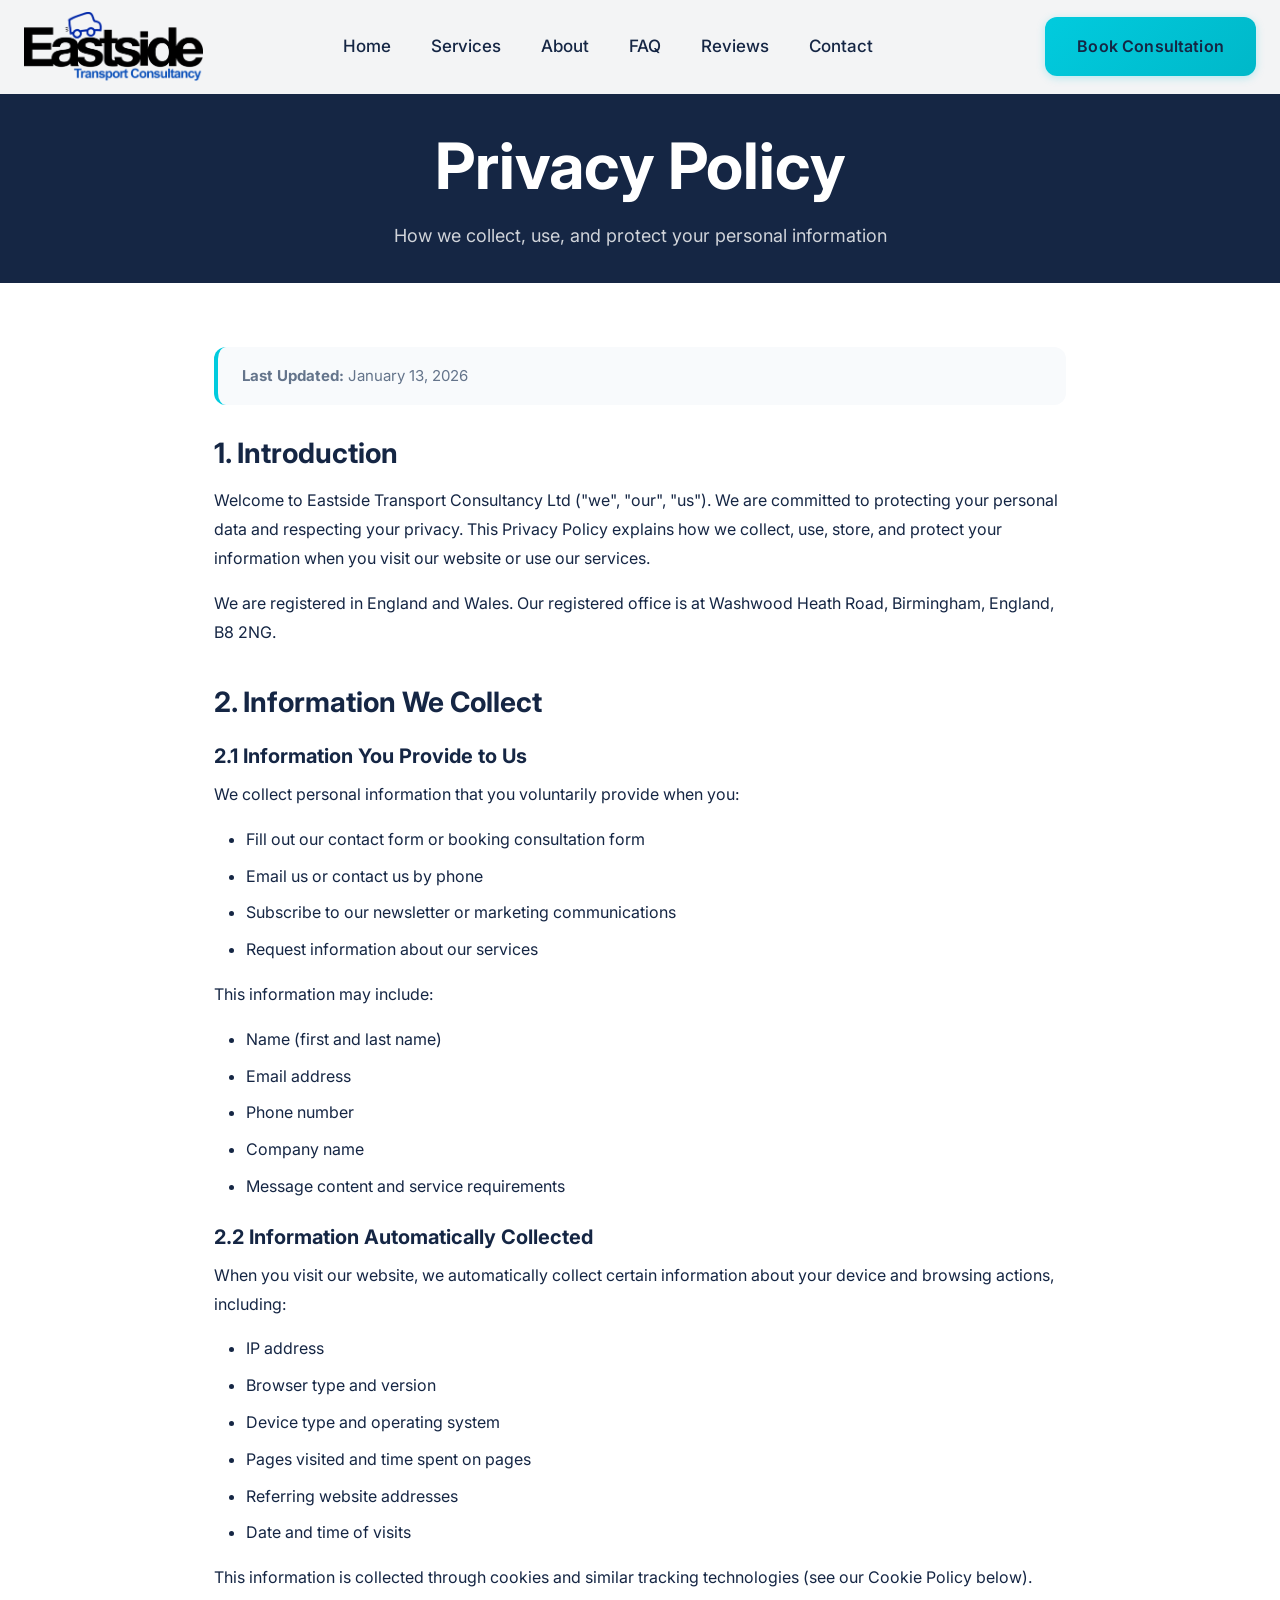
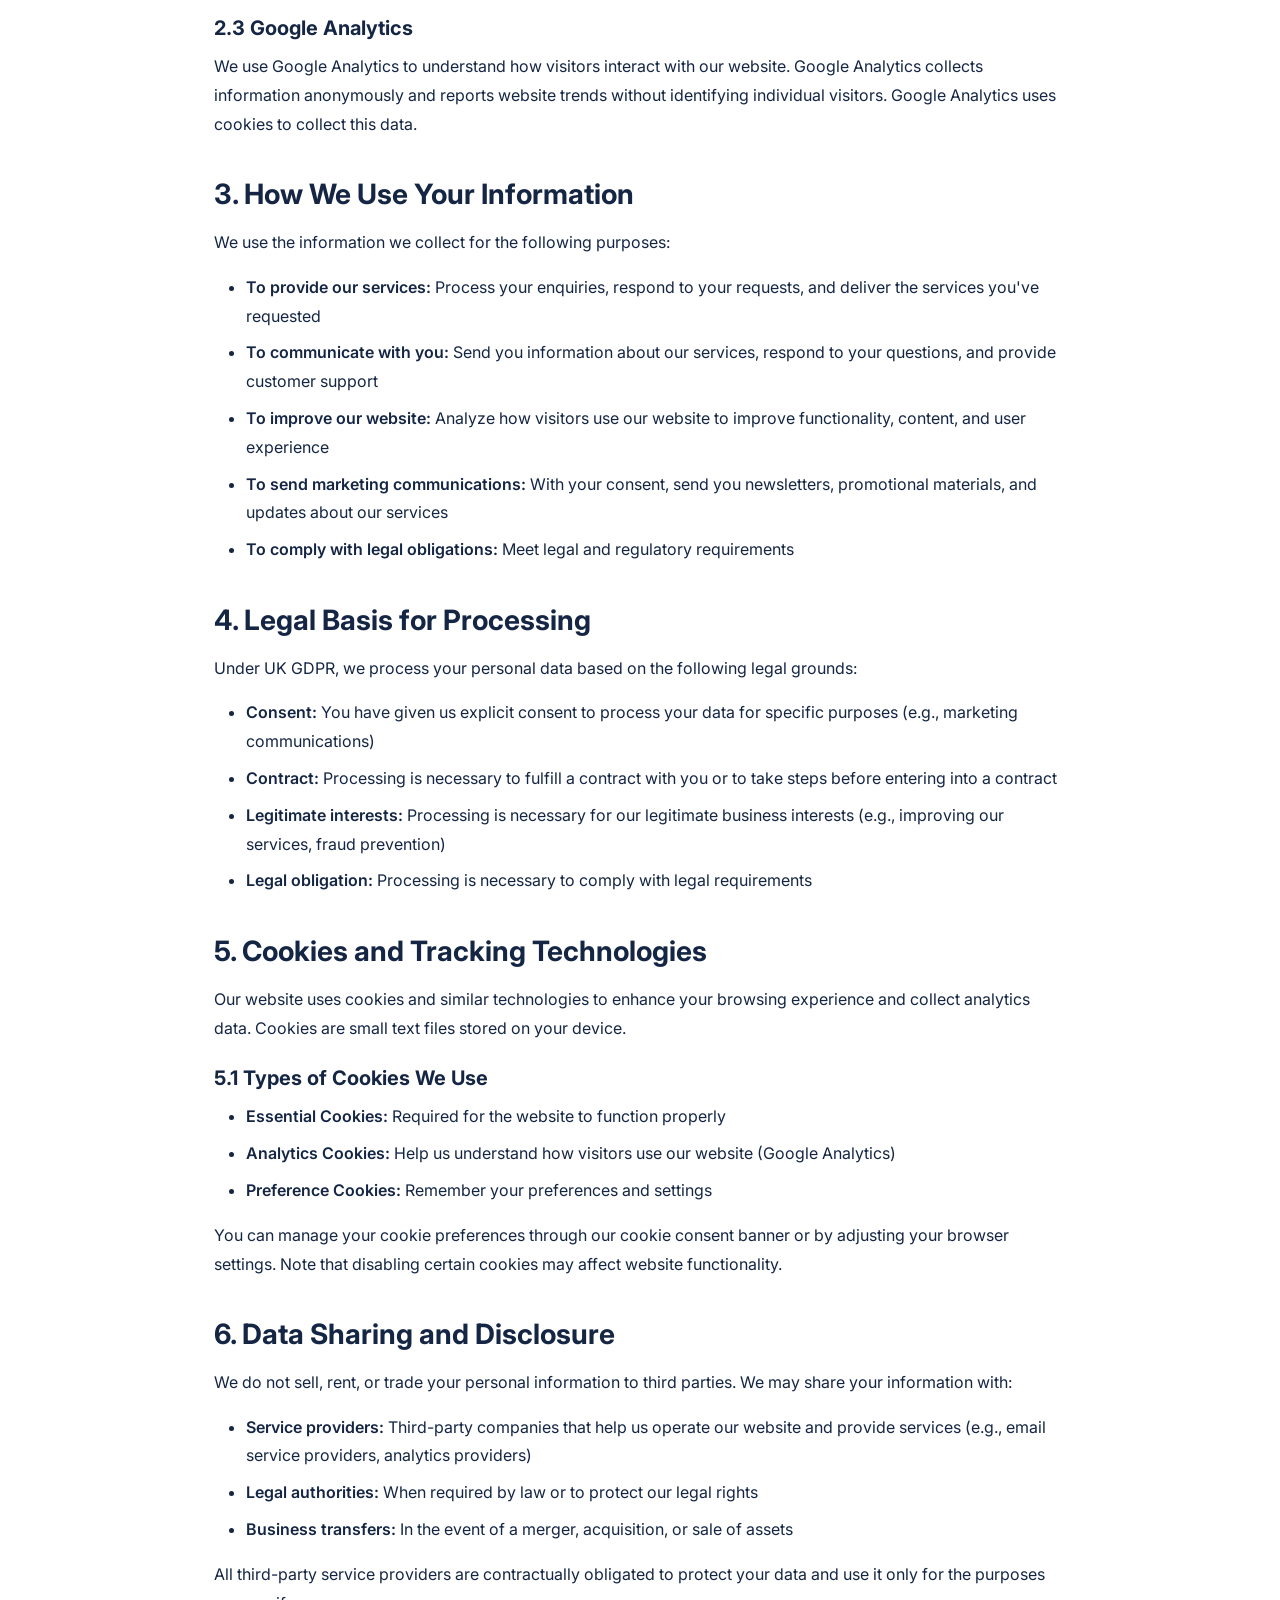
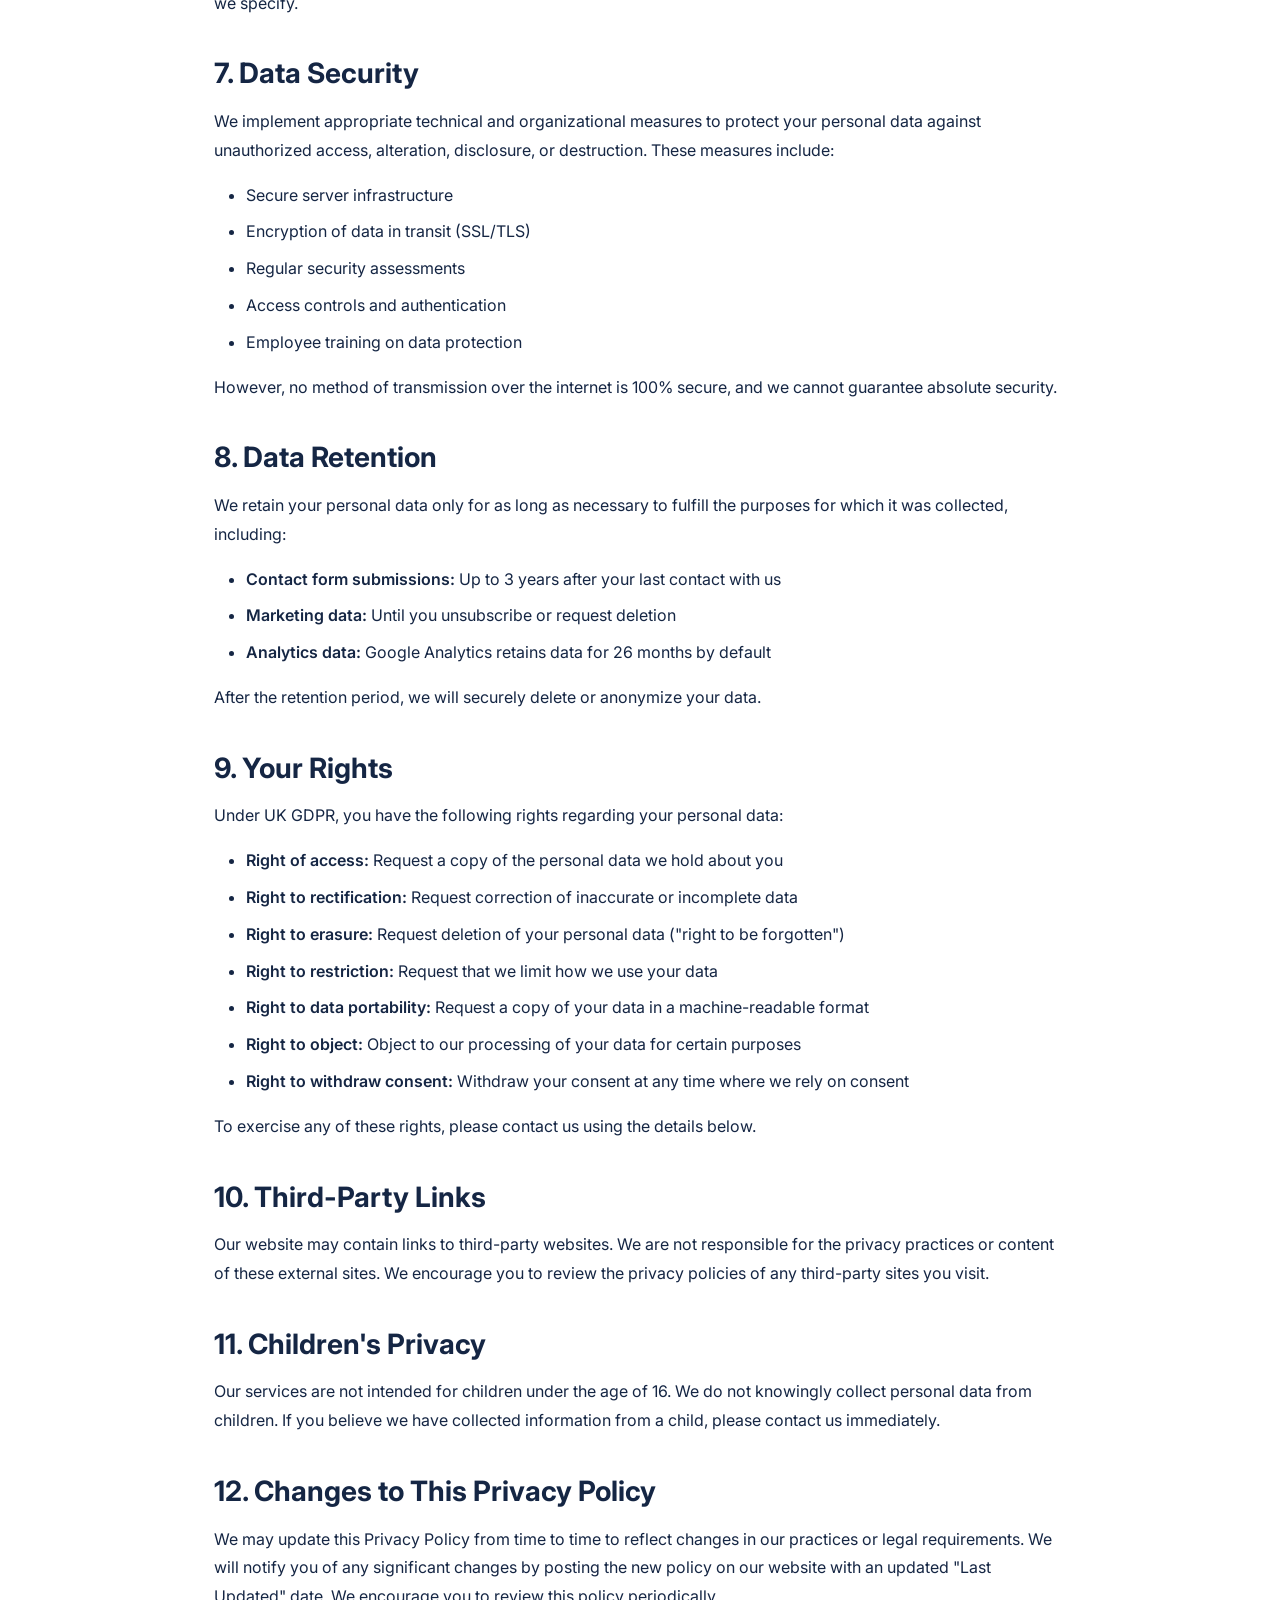
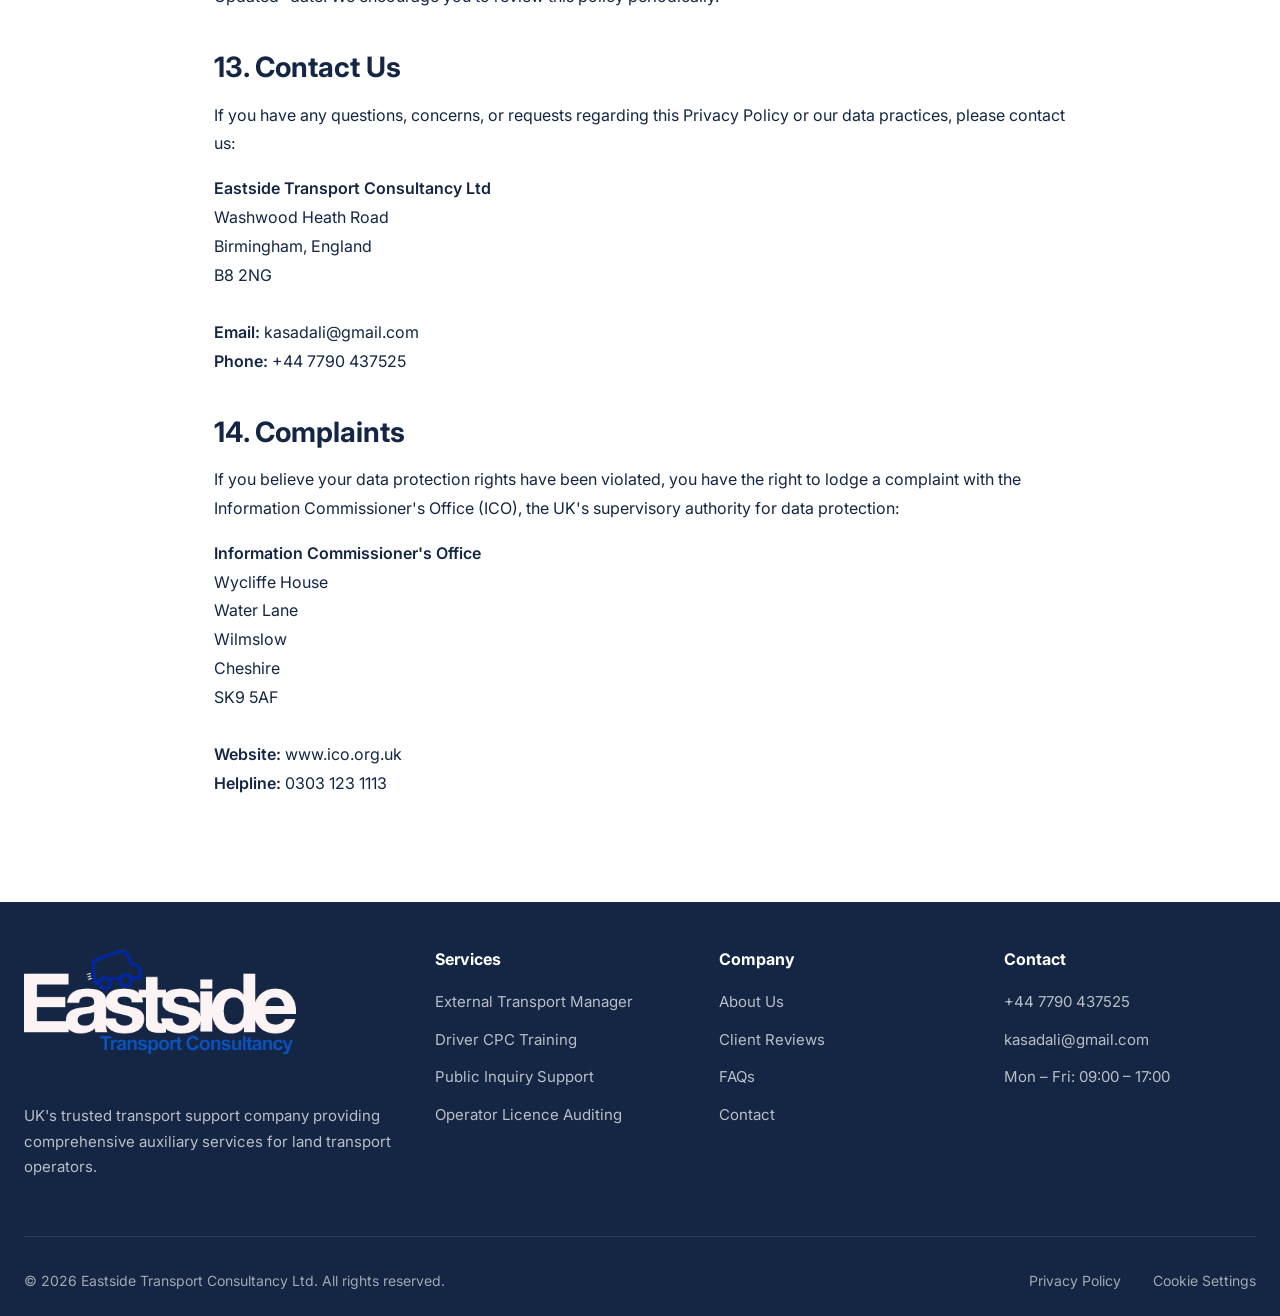
<file: privacy-policy.html>
<!DOCTYPE html>
<html lang="en-GB">
<head>
    <meta charset="UTF-8">
    <meta name="viewport" content="width=device-width, initial-scale=1.0">
    <meta name="description" content="Privacy Policy for Eastside Transport Consultancy Ltd - Learn how we collect, use, and protect your personal data.">
    <meta name="robots" content="index, follow">
    
    <title>Privacy Policy | Eastside Transport Consultancy</title>
    
    <!-- Favicon -->
    <link rel="icon" type="image/svg+xml" href="data:image/svg+xml,<svg xmlns='http://www.w3.org/2000/svg' viewBox='0 0 100 100'><rect fill='%23152644' rx='15' width='100' height='100'/><text x='50' y='65' font-size='50' text-anchor='middle' fill='%2301cbde'>E</text></svg>">
    
    <!-- Google Fonts -->
    <link rel="preconnect" href="https://fonts.googleapis.com">
    <link rel="preconnect" href="https://fonts.gstatic.com" crossorigin>
    <link href="https://fonts.googleapis.com/css2?family=Inter:wght@300;400;500;600;700;800;900&display=swap" rel="stylesheet">
    
    <!-- Stylesheet -->
    <link rel="stylesheet" href="styles.css">
    
    <style>
        .privacy-hero {
            padding-top: calc(var(--header-height) + 3rem);
            padding-bottom: 2rem;
            background: var(--color-secondary);
            text-align: center;
        }
        
        .privacy-hero h1 {
            color: var(--color-white);
            margin-bottom: 1rem;
        }
        
        .privacy-hero p {
            color: rgba(255, 255, 255, 0.8);
            font-size: 1.125rem;
        }
        
        .privacy-content {
            padding: 4rem 0;
            background: var(--color-bg);
        }
        
        .privacy-container {
            max-width: 900px;
            margin: 0 auto;
            padding: 0 1.5rem;
        }
        
        .privacy-section {
            margin-bottom: 2.5rem;
        }
        
        .privacy-section h2 {
            color: var(--color-secondary);
            margin-bottom: 1rem;
            font-size: 1.75rem;
        }
        
        .privacy-section h3 {
            color: var(--color-secondary);
            margin-top: 1.5rem;
            margin-bottom: 0.75rem;
            font-size: 1.25rem;
        }
        
        .privacy-section p {
            color: var(--color-text);
            line-height: 1.8;
            margin-bottom: 1rem;
        }
        
        .privacy-section ul {
            list-style: disc;
            margin-left: 2rem;
            margin-bottom: 1rem;
        }
        
        .privacy-section li {
            color: var(--color-text);
            line-height: 1.8;
            margin-bottom: 0.5rem;
        }
        
        .privacy-section strong {
            color: var(--color-secondary);
            font-weight: 600;
        }
        
        .last-updated {
            background: var(--color-bg-alt);
            padding: 1rem 1.5rem;
            border-radius: var(--radius-md);
            margin-bottom: 2rem;
            border-left: 4px solid var(--color-primary);
        }
        
        .last-updated p {
            margin: 0;
            font-size: 0.9375rem;
            color: var(--color-text-muted);
        }
        
        @media (max-width: 768px) {
            .privacy-hero {
                padding-top: calc(var(--header-height) + 2rem);
                padding-bottom: 1.5rem;
            }
            
            .privacy-content {
                padding: 3rem 0;
            }
            
            .privacy-section h2 {
                font-size: 1.5rem;
            }
            
            .privacy-section h3 {
                font-size: 1.125rem;
            }
        }
    </style>
</head>
<body>
    <!-- Navigation -->
    <header class="header" id="header">
        <nav class="nav container">
            <a href="index.html" class="nav__logo">
                <img src="logos/Eastside Logo.png" alt="Eastside Transport Consultancy Logo" class="logo-img">
            </a>
            
            <ul class="nav__menu" id="nav-menu">
                <li class="nav__item"><a href="index.html#home" class="nav__link">Home</a></li>
                <li class="nav__item"><a href="index.html#services" class="nav__link">Services</a></li>
                <li class="nav__item"><a href="index.html#about" class="nav__link">About</a></li>
                <li class="nav__item"><a href="index.html#faq" class="nav__link">FAQ</a></li>
                <li class="nav__item"><a href="index.html#reviews" class="nav__link">Reviews</a></li>
                <li class="nav__item"><a href="index.html#contact" class="nav__link">Contact</a></li>
            </ul>
            
            <a href="index.html#contact" class="btn btn--primary nav__cta">Book Consultation</a>
            
            <button class="nav__toggle" id="nav-toggle" aria-label="Toggle navigation">
                <span class="hamburger"></span>
            </button>
        </nav>
    </header>

    <main>
        <!-- Privacy Hero -->
        <section class="privacy-hero">
            <div class="container">
                <h1>Privacy Policy</h1>
                <p>How we collect, use, and protect your personal information</p>
            </div>
        </section>

        <!-- Privacy Content -->
        <section class="privacy-content">
            <div class="privacy-container">
                <div class="last-updated">
                    <p><strong>Last Updated:</strong> January 13, 2026</p>
                </div>

                <div class="privacy-section">
                    <h2>1. Introduction</h2>
                    <p>Welcome to Eastside Transport Consultancy Ltd ("we", "our", "us"). We are committed to protecting your personal data and respecting your privacy. This Privacy Policy explains how we collect, use, store, and protect your information when you visit our website or use our services.</p>
                    <p>We are registered in England and Wales. Our registered office is at Washwood Heath Road, Birmingham, England, B8 2NG.</p>
                </div>

                <div class="privacy-section">
                    <h2>2. Information We Collect</h2>
                    
                    <h3>2.1 Information You Provide to Us</h3>
                    <p>We collect personal information that you voluntarily provide when you:</p>
                    <ul>
                        <li>Fill out our contact form or booking consultation form</li>
                        <li>Email us or contact us by phone</li>
                        <li>Subscribe to our newsletter or marketing communications</li>
                        <li>Request information about our services</li>
                    </ul>
                    <p>This information may include:</p>
                    <ul>
                        <li>Name (first and last name)</li>
                        <li>Email address</li>
                        <li>Phone number</li>
                        <li>Company name</li>
                        <li>Message content and service requirements</li>
                    </ul>

                    <h3>2.2 Information Automatically Collected</h3>
                    <p>When you visit our website, we automatically collect certain information about your device and browsing actions, including:</p>
                    <ul>
                        <li>IP address</li>
                        <li>Browser type and version</li>
                        <li>Device type and operating system</li>
                        <li>Pages visited and time spent on pages</li>
                        <li>Referring website addresses</li>
                        <li>Date and time of visits</li>
                    </ul>
                    <p>This information is collected through cookies and similar tracking technologies (see our Cookie Policy below).</p>

                    <h3>2.3 Google Analytics</h3>
                    <p>We use Google Analytics to understand how visitors interact with our website. Google Analytics collects information anonymously and reports website trends without identifying individual visitors. Google Analytics uses cookies to collect this data.</p>
                </div>

                <div class="privacy-section">
                    <h2>3. How We Use Your Information</h2>
                    <p>We use the information we collect for the following purposes:</p>
                    <ul>
                        <li><strong>To provide our services:</strong> Process your enquiries, respond to your requests, and deliver the services you've requested</li>
                        <li><strong>To communicate with you:</strong> Send you information about our services, respond to your questions, and provide customer support</li>
                        <li><strong>To improve our website:</strong> Analyze how visitors use our website to improve functionality, content, and user experience</li>
                        <li><strong>To send marketing communications:</strong> With your consent, send you newsletters, promotional materials, and updates about our services</li>
                        <li><strong>To comply with legal obligations:</strong> Meet legal and regulatory requirements</li>
                    </ul>
                </div>

                <div class="privacy-section">
                    <h2>4. Legal Basis for Processing</h2>
                    <p>Under UK GDPR, we process your personal data based on the following legal grounds:</p>
                    <ul>
                        <li><strong>Consent:</strong> You have given us explicit consent to process your data for specific purposes (e.g., marketing communications)</li>
                        <li><strong>Contract:</strong> Processing is necessary to fulfill a contract with you or to take steps before entering into a contract</li>
                        <li><strong>Legitimate interests:</strong> Processing is necessary for our legitimate business interests (e.g., improving our services, fraud prevention)</li>
                        <li><strong>Legal obligation:</strong> Processing is necessary to comply with legal requirements</li>
                    </ul>
                </div>

                <div class="privacy-section">
                    <h2>5. Cookies and Tracking Technologies</h2>
                    <p>Our website uses cookies and similar technologies to enhance your browsing experience and collect analytics data. Cookies are small text files stored on your device.</p>
                    
                    <h3>5.1 Types of Cookies We Use</h3>
                    <ul>
                        <li><strong>Essential Cookies:</strong> Required for the website to function properly</li>
                        <li><strong>Analytics Cookies:</strong> Help us understand how visitors use our website (Google Analytics)</li>
                        <li><strong>Preference Cookies:</strong> Remember your preferences and settings</li>
                    </ul>
                    
                    <p>You can manage your cookie preferences through our cookie consent banner or by adjusting your browser settings. Note that disabling certain cookies may affect website functionality.</p>
                </div>

                <div class="privacy-section">
                    <h2>6. Data Sharing and Disclosure</h2>
                    <p>We do not sell, rent, or trade your personal information to third parties. We may share your information with:</p>
                    <ul>
                        <li><strong>Service providers:</strong> Third-party companies that help us operate our website and provide services (e.g., email service providers, analytics providers)</li>
                        <li><strong>Legal authorities:</strong> When required by law or to protect our legal rights</li>
                        <li><strong>Business transfers:</strong> In the event of a merger, acquisition, or sale of assets</li>
                    </ul>
                    <p>All third-party service providers are contractually obligated to protect your data and use it only for the purposes we specify.</p>
                </div>

                <div class="privacy-section">
                    <h2>7. Data Security</h2>
                    <p>We implement appropriate technical and organizational measures to protect your personal data against unauthorized access, alteration, disclosure, or destruction. These measures include:</p>
                    <ul>
                        <li>Secure server infrastructure</li>
                        <li>Encryption of data in transit (SSL/TLS)</li>
                        <li>Regular security assessments</li>
                        <li>Access controls and authentication</li>
                        <li>Employee training on data protection</li>
                    </ul>
                    <p>However, no method of transmission over the internet is 100% secure, and we cannot guarantee absolute security.</p>
                </div>

                <div class="privacy-section">
                    <h2>8. Data Retention</h2>
                    <p>We retain your personal data only for as long as necessary to fulfill the purposes for which it was collected, including:</p>
                    <ul>
                        <li><strong>Contact form submissions:</strong> Up to 3 years after your last contact with us</li>
                        <li><strong>Marketing data:</strong> Until you unsubscribe or request deletion</li>
                        <li><strong>Analytics data:</strong> Google Analytics retains data for 26 months by default</li>
                    </ul>
                    <p>After the retention period, we will securely delete or anonymize your data.</p>
                </div>

                <div class="privacy-section">
                    <h2>9. Your Rights</h2>
                    <p>Under UK GDPR, you have the following rights regarding your personal data:</p>
                    <ul>
                        <li><strong>Right of access:</strong> Request a copy of the personal data we hold about you</li>
                        <li><strong>Right to rectification:</strong> Request correction of inaccurate or incomplete data</li>
                        <li><strong>Right to erasure:</strong> Request deletion of your personal data ("right to be forgotten")</li>
                        <li><strong>Right to restriction:</strong> Request that we limit how we use your data</li>
                        <li><strong>Right to data portability:</strong> Request a copy of your data in a machine-readable format</li>
                        <li><strong>Right to object:</strong> Object to our processing of your data for certain purposes</li>
                        <li><strong>Right to withdraw consent:</strong> Withdraw your consent at any time where we rely on consent</li>
                    </ul>
                    <p>To exercise any of these rights, please contact us using the details below.</p>
                </div>

                <div class="privacy-section">
                    <h2>10. Third-Party Links</h2>
                    <p>Our website may contain links to third-party websites. We are not responsible for the privacy practices or content of these external sites. We encourage you to review the privacy policies of any third-party sites you visit.</p>
                </div>

                <div class="privacy-section">
                    <h2>11. Children's Privacy</h2>
                    <p>Our services are not intended for children under the age of 16. We do not knowingly collect personal data from children. If you believe we have collected information from a child, please contact us immediately.</p>
                </div>

                <div class="privacy-section">
                    <h2>12. Changes to This Privacy Policy</h2>
                    <p>We may update this Privacy Policy from time to time to reflect changes in our practices or legal requirements. We will notify you of any significant changes by posting the new policy on our website with an updated "Last Updated" date. We encourage you to review this policy periodically.</p>
                </div>

                <div class="privacy-section">
                    <h2>13. Contact Us</h2>
                    <p>If you have any questions, concerns, or requests regarding this Privacy Policy or our data practices, please contact us:</p>
                    <p>
                        <strong>Eastside Transport Consultancy Ltd</strong><br>
                        Washwood Heath Road<br>
                        Birmingham, England<br>
                        B8 2NG<br>
                        <br>
                        <strong>Email:</strong> <a href="mailto:kasadali@gmail.com">kasadali@gmail.com</a><br>
                        <strong>Phone:</strong> <a href="tel:+447790437525">+44 7790 437525</a>
                    </p>
                </div>

                <div class="privacy-section">
                    <h2>14. Complaints</h2>
                    <p>If you believe your data protection rights have been violated, you have the right to lodge a complaint with the Information Commissioner's Office (ICO), the UK's supervisory authority for data protection:</p>
                    <p>
                        <strong>Information Commissioner's Office</strong><br>
                        Wycliffe House<br>
                        Water Lane<br>
                        Wilmslow<br>
                        Cheshire<br>
                        SK9 5AF<br>
                        <br>
                        <strong>Website:</strong> <a href="https://ico.org.uk" target="_blank" rel="noopener">www.ico.org.uk</a><br>
                        <strong>Helpline:</strong> 0303 123 1113
                    </p>
                </div>
            </div>
        </section>
    </main>

    <!-- Footer -->
    <footer class="footer">
        <div class="container">
            <div class="footer__grid">
                <div class="footer__brand">
                    <a href="index.html" class="nav__logo">
                    <img src="logos/Eastside logo white.png" alt="Eastside Transport Consultancy Logo" class="logo-img">
                    </a>
                    <p class="footer__desc">UK's trusted transport support company providing comprehensive auxiliary services for land transport operators.</p>
                </div>
                
                <div class="footer__links">
                    <h4>Services</h4>
                    <ul>
                        <li><a href="index.html#services">External Transport Manager</a></li>
                        <li><a href="index.html#services">Driver CPC Training</a></li>
                        <li><a href="index.html#services">Public Inquiry Support</a></li>
                        <li><a href="index.html#services">Operator Licence Auditing</a></li>
                    </ul>
                </div>
                
                <div class="footer__links">
                    <h4>Company</h4>
                    <ul>
                        <li><a href="index.html#about">About Us</a></li>
                        <li><a href="index.html#reviews">Client Reviews</a></li>
                        <li><a href="index.html#faq">FAQs</a></li>
                        <li><a href="index.html#contact">Contact</a></li>
                    </ul>
                </div>
                
                <div class="footer__links">
                    <h4>Contact</h4>
                    <ul>
                        <li><a href="tel:+447790437525">+44 7790 437525</a></li>
                        <li><a href="mailto:kasadali@gmail.com">kasadali@gmail.com</a></li>
                        <li>Mon – Fri: 09:00 – 17:00</li>
                    </ul>
                </div>
            </div>
            
            <div class="footer__bottom">
                <p>&copy; 2026 Eastside Transport Consultancy Ltd. All rights reserved.</p>
                <div class="footer__legal">
                    <a href="privacy-policy.html">Privacy Policy</a>
                    <a href="#" id="cookie-settings-link">Cookie Settings</a>
                </div>
            </div>
        </div>
    </footer>

    <script src="script.js"></script>
</body>
</html>
</file>
<file: styles.css>
/* ===================================
   Eastside Transport Consultancy
   Professional Transport Services
   =================================== */

/* CSS Custom Properties */
:root {
    /* Brand Colors */
    --color-primary: #01cbde;
    --color-primary-dark: #00a8b8;
    --color-primary-light: rgba(1, 203, 222, 0.1);
    --color-secondary: #152644;
    --color-secondary-light: #1e3a5f;
    --color-accent: #dcff66;
    --color-accent-dark: #c4e85a;
    
    /* Neutrals */
    --color-white: #ffffff;
    --color-bg: #ffffff;
    --color-bg-alt: #f8fafc;
    --color-text: #152644;
    --color-text-muted: #64748b;
    --color-border: #e2e8f0;
    
    /* Typography */
    --font-heading: 'Inter', sans-serif;
    --font-body: 'Inter', sans-serif;
    
    /* Sizes */
    --container-max: 1540px;
    --section-padding: 4rem;
    --header-height: 80px;
    
    /* Transitions */
    --transition-fast: 0.2s ease;
    --transition-base: 0.3s ease;
    --transition-slow: 0.5s ease;
    
    /* Shadows */
    --shadow-sm: 0 1px 2px rgba(21, 38, 68, 0.05);
    --shadow-md: 0 4px 12px rgba(21, 38, 68, 0.08);
    --shadow-lg: 0 8px 30px rgba(21, 38, 68, 0.12);
    --shadow-xl: 0 20px 50px rgba(21, 38, 68, 0.15);
    
    /* Border Radius */
    --radius-sm: 6px;
    --radius-md: 12px;
    --radius-lg: 20px;
    --radius-xl: 32px;
    --radius-full: 9999px;
}

/* Reset & Base */
*, *::before, *::after {
    box-sizing: border-box;
    margin: 0;
    padding: 0;
}

html {
    scroll-behavior: smooth;
    scroll-padding-top: var(--header-height);
}

body {
    font-family: var(--font-body);
    font-size: 16px;
    line-height: 1.7;
    color: var(--color-text);
    background-color: var(--color-bg);
    -webkit-font-smoothing: antialiased;
    -moz-osx-font-smoothing: grayscale;
    overflow-x: hidden;
}

img {
    max-width: 100%;
    height: auto;
    display: block;
}

a {
    color: inherit;
    text-decoration: none;
    transition: var(--transition-fast);
}

ul, ol {
    list-style: none;
}

button {
    font-family: inherit;
    cursor: pointer;
    border: none;
    background: none;
}

input, textarea, select {
    font-family: inherit;
    font-size: inherit;
}

/* Container */
.container {
    width: 100%;
    max-width: var(--container-max);
    margin: 0 auto;
    padding: 0 1.5rem;
}

/* Typography */
h1, h2, h3, h4, h5, h6 {
    font-family: var(--font-heading);
    font-weight: 700;
    line-height: 1.2;
    color: var(--color-secondary);
}

h1 { font-size: clamp(2.5rem, 5vw, 4rem); }
h2 { font-size: clamp(2rem, 4vw, 3rem); }
h3 { font-size: clamp(1.5rem, 3vw, 1.75rem); }
h4 { font-size: 1.25rem; }

.text-gradient {
    background: linear-gradient(135deg, var(--color-primary) 0%, var(--color-accent) 100%);
    -webkit-background-clip: text;
    -webkit-text-fill-color: transparent;
    background-clip: text;
}

.text-accent {
    color: var(--color-accent);
}

/* Section Styling */
.section-header {
    text-align: center;
    max-width: 700px;
    margin: 0 auto 2.5rem;
}

.section-header--light .section-title,
.section-header--light .section-subtitle {
    color: var(--color-white);
}

.section-tag {
    display: inline-block;
    font-family: var(--font-heading);
    font-size: 0.875rem;
    font-weight: 600;
    text-transform: uppercase;
    letter-spacing: 0.1em;
    color: var(--color-primary);
    background: var(--color-primary-light);
    padding: 0.5rem 1rem;
    border-radius: var(--radius-full);
    margin-bottom: 1rem;
}

.section-tag--light {
    background: rgba(255, 255, 255, 0.1);
    color: var(--color-accent);
}

.section-title {
    margin-bottom: 1rem;
}

.section-subtitle {
    font-size: 1.125rem;
    color: var(--color-text-muted);
    max-width: 600px;
    margin: 0 auto;
}

/* Buttons */
.btn {
    display: inline-flex;
    align-items: center;
    justify-content: center;
    gap: 0.625rem;
    font-family: var(--font-heading);
    font-weight: 600;
    font-size: 0.9375rem;
    padding: 0.875rem 1.5rem;
    border-radius: var(--radius-md);
    transition: all 0.25s cubic-bezier(0.4, 0, 0.2, 1);
    cursor: pointer;
    border: none;
    position: relative;
    overflow: hidden;
    letter-spacing: 0.01em;
}

.btn--primary {
    background: linear-gradient(135deg, var(--color-primary) 0%, #00b8c9 100%);
    color: var(--color-secondary);
    box-shadow: 0 2px 8px rgba(1, 203, 222, 0.25);
}

.btn--primary:hover {
    transform: translateY(-2px);
    box-shadow: 0 8px 24px rgba(1, 203, 222, 0.4);
    filter: brightness(1.05);
}

.btn--primary:active {
    transform: translateY(0);
    box-shadow: 0 2px 8px rgba(1, 203, 222, 0.25);
}

.btn--outline {
    background: transparent;
    border: 1.5px solid rgba(255, 255, 255, 0.4);
    color: var(--color-white);
    backdrop-filter: blur(8px);
    -webkit-backdrop-filter: blur(8px);
}

.btn--outline:hover {
    background: rgba(255, 255, 255, 0.1);
    border-color: rgba(255, 255, 255, 0.6);
    transform: translateY(-2px);
}

.btn--secondary {
    background: var(--color-secondary);
    color: var(--color-white);
}

.btn--secondary:hover {
    background: var(--color-secondary-light);
    transform: translateY(-2px);
    box-shadow: 0 8px 24px rgba(21, 38, 68, 0.3);
}

.btn--large {
    padding: 1rem 2rem;
    font-size: 1rem;
}

.btn--full {
    width: 100%;
}

.btn svg {
    transition: transform var(--transition-fast);
    width: 18px;
    height: 18px;
}

.btn:hover svg {
    transform: translateX(3px);
}

/* ===================================
   Header / Navigation
   =================================== */
.header {
    position: fixed;
    top: 0;
    left: 0;
    right: 0;
    height: calc(var(--header-height) + 14px); /* Original height + 7px top + 7px bottom padding */
    display: flex;
    align-items: center;
    z-index: 1000;
    background: rgba(255, 255, 255, 0.95);
    backdrop-filter: blur(10px);
    -webkit-backdrop-filter: blur(10px); /* Added for wider browser compatibility */
    border-bottom: 1px solid transparent;
    transition: var(--transition-base);
}

.header.scrolled {
    background: rgba(255, 255, 255, 0.98);
    border-bottom-color: var(--color-border);
    box-shadow: var(--shadow-md);
}

.nav {
    display: flex;
    align-items: center;
    justify-content: space-between;
    width: 100%;
}

.nav__logo {
    display: flex;
    align-items: center;
    gap: 0.75rem;
}

.logo-img {
    height: 69px; /* Default height - 10px bigger */
    width: auto;
    max-width: 100%; /* Ensure it doesn't overflow its container */
}

.footer__brand .logo-img {
    height: 105px; /* Default height for footer - 40px bigger */
    margin-bottom: 1.5rem;
}

@media (max-width: 768px) {
    .logo-img {
        height: 50px; /* 10px bigger than original 40px */
    }

    .footer__brand .logo-img {
        height: 85px; /* 40px bigger than original 45px */
    }
}

@media (max-width: 480px) {
    .logo-img {
        height: 46px; /* 10px bigger than original 36px */
    }

    .footer__brand .logo-img {
        height: 80px; /* 40px bigger than original 40px */
    }
}

.nav__menu {
    display: flex;
    align-items: center;
    gap: 2.5rem;
}

.nav__link {
    font-family: var(--font-heading);
    font-weight: 500;
    font-size: 1.0625rem; /* Increased from 0.9375rem (15px to 17px) */
    color: var(--color-secondary);
    position: relative;
}

.nav__link::after {
    content: '';
    position: absolute;
    bottom: -4px;
    left: 0;
    width: 0;
    height: 2px;
    background: var(--color-primary);
    transition: width var(--transition-fast);
}

.nav__link:hover::after,
.nav__link.active::after {
    width: 100%;
}

.nav__cta {
    margin-left: 2rem;
    padding: 1rem 2rem; /* Same as btn--large */
    font-size: 1rem; /* Same as btn--large */
}

.nav__toggle {
    display: none;
    width: 40px;
    height: 40px;
    align-items: center;
    justify-content: center;
}

.hamburger {
    position: relative;
    width: 24px;
    height: 2px;
    background: var(--color-secondary);
    transition: var(--transition-fast);
}

.hamburger::before,
.hamburger::after {
    content: '';
    position: absolute;
    left: 0;
    width: 24px;
    height: 2px;
    background: var(--color-secondary);
    transition: var(--transition-fast);
}

.hamburger::before { top: -8px; }
.hamburger::after { bottom: -8px; }

.nav__toggle.active .hamburger {
    background: transparent;
}

.nav__toggle.active .hamburger::before {
    transform: rotate(45deg);
    top: 0;
}

.nav__toggle.active .hamburger::after {
    transform: rotate(-45deg);
    bottom: 0;
}

/* ===================================
   Hero Section
   =================================== */
.hero {
    position: relative;
    min-height: 100vh;
    height: 100vh;
    display: flex;
    flex-direction: column;
    padding-top: var(--header-height);
    overflow: hidden;
}

.hero__bg {
    position: absolute;
    inset: 0;
    z-index: -1;
    overflow: hidden;
}

.hero__video {
    position: absolute;
    top: 50%;
    left: 50%;
    min-width: 100%;
    min-height: 100%;
    width: auto;
    height: auto;
    transform: translate(-50%, -50%);
    object-fit: cover;
}

.hero__video-overlay {
    position: absolute;
    inset: 0;
    background: linear-gradient(
        135deg,
        rgba(21, 38, 68, 0.55) 0%,
        rgba(21, 38, 68, 0.45) 50%,
        rgba(21, 38, 68, 0.5) 100%
    );
}

.hero__pattern {
    position: absolute;
    inset: 0;
    background-image: 
        radial-gradient(circle at 20% 80%, rgba(1, 203, 222, 0.08) 0%, transparent 50%),
        radial-gradient(circle at 80% 20%, rgba(220, 255, 102, 0.1) 0%, transparent 40%),
        radial-gradient(circle at 40% 40%, rgba(21, 38, 68, 0.03) 0%, transparent 30%);
}

.hero__gradient {
    position: absolute;
    top: 0;
    right: 0;
    width: 60%;
    height: 100%;
    background: linear-gradient(135deg, transparent 0%, rgba(1, 203, 222, 0.03) 50%, rgba(220, 255, 102, 0.05) 100%);
}

.hero__container {
    flex: 1;
    display: flex;
    justify-content: center;
    align-items: center;
    padding-top: 5rem;
    padding-bottom: 5rem;
}

.hero__content {
    max-width: 800px;
    text-align: center;
}

.hero__badge {
    display: inline-flex;
    align-items: center;
    gap: 0.5rem;
    font-size: 0.875rem;
    font-weight: 500;
    color: var(--color-white);
    background: rgba(255, 255, 255, 0.15);
    backdrop-filter: blur(12px);
    -webkit-backdrop-filter: blur(12px);
    border: 1px solid rgba(255, 255, 255, 0.2);
    padding: 0.5rem 1rem;
    border-radius: var(--radius-full);
    margin-bottom: 1.5rem;
}

/* Video background text adjustments */
.hero--has-video .hero__title,
.hero--has-video .stat__number {
    color: var(--color-white);
}

.hero--has-video .hero__subtitle,
.hero--has-video .stat__label {
    color: rgba(255, 255, 255, 0.85);
}

.hero--has-video .btn--outline {
    border-color: rgba(255, 255, 255, 0.4);
    color: var(--color-white);
}

.hero--has-video .btn--outline:hover {
    background: rgba(255, 255, 255, 0.15);
    border-color: rgba(255, 255, 255, 0.7);
    color: var(--color-white);
}

.badge-dot {
    width: 8px;
    height: 8px;
    background: var(--color-accent);
    border-radius: 50%;
    animation: pulse 2s infinite;
}

@keyframes pulse {
    0%, 100% { opacity: 1; transform: scale(1); }
    50% { opacity: 0.7; transform: scale(1.2); }
}

.hero__title {
    margin-bottom: 1.5rem;
    font-size: clamp(2.75rem, 5vw, 4rem);
}

.hero__subtitle {
    font-size: 1.25rem;
    color: var(--color-text-muted);
    margin-bottom: 2rem;
    line-height: 1.8;
}

.hero__cta {
    display: flex;
    flex-wrap: wrap;
    gap: 1rem;
    margin-bottom: 3rem;
    justify-content: center;
}

.hero__stats {
    display: flex;
    gap: 3rem;
    justify-content: center;
}

.stat {
    display: flex;
    flex-direction: column;
    align-items: center;
}

.stat__number {
    font-family: var(--font-body);
    font-size: 2.5rem;
    font-weight: 700;
    color: var(--color-secondary);
    letter-spacing: -0.02em;
    line-height: 1.1;
}

.stat__label {
    font-family: var(--font-body);
    font-size: 0.9375rem;
    font-weight: 500;
    color: var(--color-text-muted);
    margin-top: 0.25rem;
}

.hero__visual {
    position: relative;
    display: flex;
    justify-content: center;
    align-items: center;
}

.hero__image-wrapper {
    position: relative;
    width: 100%;
    max-width: 550px;
}

.hero__image {
    position: relative;
    z-index: 1;
}

.hero-illustration {
    width: 100%;
    height: auto;
    filter: drop-shadow(0 20px 40px rgba(21, 38, 68, 0.1));
}

.hero__float {
    position: absolute;
    display: flex;
    align-items: center;
    gap: 0.75rem;
    background: var(--color-white);
    padding: 0.75rem 1.25rem;
    border-radius: var(--radius-lg);
    box-shadow: var(--shadow-lg);
    z-index: 10;
    animation: float 4s ease-in-out infinite;
}

.hero__float span {
    font-family: var(--font-heading);
    font-size: 0.875rem;
    font-weight: 600;
    color: var(--color-secondary);
    white-space: nowrap;
}

.hero__float--1 {
    top: 10%;
    right: -10%;
    animation-delay: 0s;
}

.hero__float--2 {
    bottom: 25%;
    left: -5%;
    animation-delay: 2s;
}

@keyframes float {
    0%, 100% { transform: translateY(0); }
    50% { transform: translateY(-10px); }
}


/* Trusted Companies Section */
.trusted-companies {
    padding: 3.5rem 0;
    background: var(--color-secondary);
    overflow: hidden;
}

.trusted-companies__label {
    text-align: center;
    font-size: 0.875rem;
    color: rgba(255, 255, 255, 0.6);
    margin-bottom: 2.5rem;
    text-transform: uppercase;
    letter-spacing: 0.1em;
    font-weight: 500;
}

.trusted-companies__track {
    overflow: hidden;
    position: relative;
    -webkit-mask-image: linear-gradient(
        to right,
        transparent 0%,
        black 10%,
        black 90%,
        transparent 100%
    );
    mask-image: linear-gradient(
        to right,
        transparent 0%,
        black 10%,
        black 90%,
        transparent 100%
    );
}

.trusted-companies__logos {
    display: flex;
    gap: calc(4rem + 60px);
    align-items: center;
    animation: marquee 30s linear infinite;
}

.trusted-companies__logos:hover {
    animation-play-state: paused;
}

@keyframes marquee {
    0% {
        transform: translateX(0);
    }
    100% {
        transform: translateX(-50%);
    }
}

.trusted-companies__logo {
    display: flex;
    align-items: center;
    justify-content: center;
    height: 70px;
    flex-shrink: 0;
    opacity: 0.9;
    transition: all var(--transition-fast);
}

.trusted-companies__logo:hover {
    opacity: 1;
    transform: scale(1.08);
}

.trusted-companies__logo img {
    max-height: 70px;
    max-width: 180px;
    width: auto;
    height: auto;
    object-fit: contain;
    transition: all var(--transition-fast);
}

.travelstar-logo img {
    max-height: 155px;
    max-width: 265px;
    filter: brightness(0) invert(1);
}

/* ===================================
   Services Section
   =================================== */
.services {
    padding: var(--section-padding) 0;
    background: var(--color-secondary);
    position: relative;
    overflow: hidden;
}

.services::before {
    content: '';
    position: absolute;
    top: 0;
    right: 0;
    width: 50%;
    height: 100%;
    background-image: radial-gradient(circle at 80% 50%, rgba(1, 203, 222, 0.1) 0%, transparent 50%);
    pointer-events: none;
}

.services .section-tag {
    background: rgba(1, 203, 222, 0.15);
    color: var(--color-primary);
}

.services .section-title {
    color: var(--color-white);
}

.services .section-subtitle {
    color: rgba(255, 255, 255, 0.8);
}

.services__grid {
    display: grid;
    grid-template-columns: repeat(4, 1fr);
    gap: 1.5rem;
    position: relative;
    z-index: 1;
}

.service-card {
    position: relative;
    background: rgba(255, 255, 255, 0.03);
    border: 1px solid rgba(255, 255, 255, 0.08);
    border-radius: var(--radius-lg);
    padding: 1.75rem;
    transition: var(--transition-base);
    overflow: hidden;
}

.service-card::before {
    content: '';
    position: absolute;
    top: 0;
    left: 0;
    right: 0;
    height: 4px;
    background: linear-gradient(90deg, var(--color-primary), var(--color-accent));
    transform: scaleX(0);
    transform-origin: left;
    transition: transform var(--transition-base);
}

.service-card:hover {
    background: rgba(255, 255, 255, 0.06);
    border-color: rgba(1, 203, 222, 0.3);
    box-shadow: 0 8px 30px rgba(1, 203, 222, 0.15);
    transform: translateY(-4px);
}

.service-card:hover::before {
    transform: scaleX(1);
}

.service-card__icon {
    width: 60px;
    height: 60px;
    margin-bottom: 1.25rem;
}

.service-card__icon svg {
    width: 100%;
    height: 100%;
}

.service-card__title {
    font-size: 1.125rem;
    margin-bottom: 0.75rem;
    color: var(--color-white);
}

.service-card__desc {
    color: rgba(255, 255, 255, 0.7);
    margin-bottom: 1rem;
    line-height: 1.7;
    font-size: 0.9375rem;
}

.service-card__features li {
    display: flex;
    align-items: center;
    gap: 0.5rem;
    font-size: 0.875rem;
    color: rgba(255, 255, 255, 0.8);
    margin-bottom: 0.375rem;
}

.service-card__features li::before {
    content: '';
    width: 6px;
    height: 6px;
    background: var(--color-primary);
    border-radius: 50%;
    flex-shrink: 0;
}

/* ===================================
   About Section
   =================================== */
.about {
    position: relative;
    padding: var(--section-padding) 0;
    background: var(--color-bg);
    overflow: hidden;
}

.about__bg {
    position: absolute;
    inset: 0;
    z-index: 0;
}

.about__pattern {
    position: absolute;
    top: 0;
    right: 0;
    width: 50%;
    height: 100%;
    background-image: radial-gradient(circle at 80% 50%, rgba(1, 203, 222, 0.1) 0%, transparent 50%);
}

.about__container {
    position: relative;
    z-index: 1;
    display: grid;
    grid-template-columns: 1fr 1fr;
    gap: 3rem;
    align-items: center;
}

.about__content .section-tag {
    margin-bottom: 1rem;
    background: var(--color-primary-light);
    color: var(--color-primary);
}

.about__content .section-title {
    text-align: left;
    margin-bottom: 1.5rem;
    color: var(--color-secondary);
}

.about__text {
    color: var(--color-text);
    margin-bottom: 1rem;
    line-height: 1.8;
}

.about__features {
    margin: 1.5rem 0;
    display: flex;
    flex-direction: column;
    gap: 1rem;
}

.about__feature {
    display: flex;
    gap: 1rem;
}

.about__feature-icon {
    flex-shrink: 0;
    width: 48px;
    height: 48px;
    display: flex;
    align-items: center;
    justify-content: center;
    background: var(--color-primary-light);
    border-radius: var(--radius-md);
    color: var(--color-primary);
}

.about__feature h4 {
    font-size: 1.0625rem;
    margin-bottom: 0.25rem;
    color: var(--color-secondary);
}

.about__feature p {
    font-size: 0.9375rem;
    color: var(--color-text-muted);
}

.about__visual {
    position: relative;
    display: flex;
    justify-content: center;
    align-items: stretch;
    height: 100%;
}

.about__image {
    width: 580px; /* 80px wider than original 500px */
    height: 100%; /* Fill container height */
    max-width: 100%;
    display: flex;
    align-items: center;
}

.about-illustration {
    width: 100%;
    height: 100%;
    border-radius: var(--radius-lg);
    box-shadow: var(--shadow-xl);
    object-fit: cover;
}

.about__stat-card {
    position: absolute;
    background: rgba(255, 255, 255, 0.95);
    backdrop-filter: blur(10px);
    border: 1px solid var(--color-border);
    padding: 1.25rem 1.75rem;
    border-radius: var(--radius-lg);
    box-shadow: 0 8px 30px rgba(21, 38, 68, 0.15);
    z-index: 10;
}

.about__stat-card--1 {
    top: 5%;
    right: 0;
    animation: float 5s ease-in-out infinite;
}

.about__stat-card--2 {
    bottom: 10%;
    left: 0;
    animation: float 5s ease-in-out infinite 2.5s;
}

.stat-number {
    display: block;
    font-family: var(--font-body);
    font-size: 2.5rem;
    font-weight: 700;
    color: var(--color-primary);
    letter-spacing: -0.02em;
    line-height: 1.1;
}

.stat-text {
    font-size: 0.875rem;
    color: var(--color-text-muted);
}

/* ===================================
   FAQ Section
   =================================== */
.faq {
    padding: var(--section-padding) 0;
    background: var(--color-bg);
}

.faq__grid {
    max-width: 800px;
    margin: 0 auto;
}

.faq__item {
    border: 1px solid var(--color-border);
    border-radius: var(--radius-md);
    margin-bottom: 0.75rem;
    overflow: hidden;
    transition: var(--transition-base);
}

.faq__item:hover {
    border-color: var(--color-primary);
}

.faq__item.active {
    border-color: var(--color-primary);
    box-shadow: var(--shadow-md);
}

.faq__question {
    width: 100%;
    display: flex;
    align-items: center;
    justify-content: space-between;
    gap: 1rem;
    padding: 1.25rem 1.5rem;
    font-family: var(--font-heading);
    font-size: 1.0625rem;
    font-weight: 600;
    color: var(--color-secondary);
    text-align: left;
    background: var(--color-white);
    transition: var(--transition-fast);
}

.faq__question:hover {
    background: var(--color-bg-alt);
}

.faq__icon {
    flex-shrink: 0;
    color: var(--color-primary);
    transition: transform var(--transition-base);
}

.faq__item.active .faq__icon {
    transform: rotate(45deg);
}

.faq__answer {
    max-height: 0;
    overflow: hidden;
    transition: max-height var(--transition-base), padding var(--transition-base);
}

.faq__item.active .faq__answer {
    max-height: 500px;
}

.faq__answer p {
    padding: 0 1.5rem 1.5rem;
    color: var(--color-text-muted);
    line-height: 1.8;
}

/* ===================================
   Reviews Section
   =================================== */
.reviews {
    position: relative;
    padding: var(--section-padding) 0;
    background: var(--color-secondary);
    overflow: hidden;
}

.reviews__bg {
    position: absolute;
    inset: 0;
    background-image: 
        radial-gradient(circle at 10% 20%, rgba(1, 203, 222, 0.1) 0%, transparent 40%),
        radial-gradient(circle at 90% 80%, rgba(220, 255, 102, 0.08) 0%, transparent 40%);
}

.reviews .section-header {
    position: relative;
    z-index: 1;
}

/* Reviews Slider */
.reviews-slider {
    position: relative;
    z-index: 1;
    max-width: 100%;
    overflow: hidden;
    padding: 0 10%;
    -webkit-mask-image: linear-gradient(
        to right,
        transparent 0%,
        black 15%,
        black 85%,
        transparent 100%
    );
    mask-image: linear-gradient(
        to right,
        transparent 0%,
        black 15%,
        black 85%,
        transparent 100%
    );
}

/* Hide the old fade divs */
.reviews-slider__fade {
    display: none;
}

.reviews-slider__track {
    display: flex;
    gap: 1.5rem;
    padding: 1rem 0 2rem;
    transition: transform 0.5s cubic-bezier(0.4, 0, 0.2, 1);
    cursor: grab;
    will-change: transform;
}

.reviews-slider__track:active {
    cursor: grabbing;
}

.review-card {
    flex: 0 0 380px;
    background: rgba(255, 255, 255, 0.03);
    border: 1px solid rgba(255, 255, 255, 0.08);
    border-radius: var(--radius-lg);
    padding: 1.75rem;
    transition: var(--transition-base);
}

.review-card:hover {
    background: rgba(255, 255, 255, 0.06);
    border-color: rgba(1, 203, 222, 0.2);
}

.review-card__header {
    display: flex;
    align-items: center;
    gap: 1rem;
    margin-bottom: 1rem;
}

.review-card__avatar {
    width: 48px;
    height: 48px;
    display: flex;
    align-items: center;
    justify-content: center;
    background: linear-gradient(135deg, var(--color-primary), var(--color-accent));
    color: var(--color-secondary);
    font-family: var(--font-heading);
    font-weight: 700;
    font-size: 0.9375rem;
    border-radius: 50%;
}

.review-card__info strong {
    display: block;
    color: var(--color-white);
    font-weight: 600;
    font-size: 1rem;
}

.review-card__info span {
    font-size: 0.8125rem;
    color: rgba(255, 255, 255, 0.5);
}

.review-card__stars {
    display: flex;
    gap: 0.2rem;
    margin-bottom: 1rem;
}

.review-card__text {
    font-size: 0.9375rem;
    color: rgba(255, 255, 255, 0.85);
    line-height: 1.7;
    margin: 0;
}

/* Slider Controls */
.reviews-slider__controls {
    display: flex;
    align-items: center;
    justify-content: center;
    gap: 1.5rem;
    margin-top: 1.5rem;
}

.slider-btn {
    width: 44px;
    height: 44px;
    display: flex;
    align-items: center;
    justify-content: center;
    background: rgba(255, 255, 255, 0.1);
    border: 1px solid rgba(255, 255, 255, 0.15);
    border-radius: 50%;
    color: var(--color-white);
    transition: var(--transition-fast);
}

.slider-btn:hover {
    background: var(--color-primary);
    border-color: var(--color-primary);
    color: var(--color-secondary);
}

.slider-dots {
    display: flex;
    gap: 0.5rem;
}

.slider-dot {
    width: 8px;
    height: 8px;
    background: rgba(255, 255, 255, 0.3);
    border: none;
    border-radius: 50%;
    cursor: pointer;
    transition: var(--transition-fast);
}

.slider-dot:hover {
    background: rgba(255, 255, 255, 0.5);
}

.slider-dot.active {
    background: var(--color-primary);
    width: 24px;
    border-radius: 4px;
}

/* ===================================
   Contact Section
   =================================== */
.contact {
    padding: var(--section-padding) 0;
    background: var(--color-bg);
}

.contact__container {
    display: grid;
    grid-template-columns: 1fr 1.2fr;
    gap: 2.5rem;
    align-items: start;
}

.contact__info {
    display: flex;
    flex-direction: column;
    gap: 1rem;
}

.contact__card {
    display: flex;
    gap: 1rem;
    padding: 1.5rem;
    background: var(--color-bg-alt);
    border-radius: var(--radius-md);
    transition: var(--transition-base);
}

.contact__card:hover {
    background: var(--color-primary-light);
}

.contact__icon {
    flex-shrink: 0;
    width: 56px;
    height: 56px;
    display: flex;
    align-items: center;
    justify-content: center;
    background: var(--color-white);
    border-radius: var(--radius-md);
    color: var(--color-primary);
    box-shadow: var(--shadow-sm);
}

.contact__detail h4 {
    font-size: 1rem;
    margin-bottom: 0.25rem;
    color: var(--color-secondary);
}

.contact__detail a {
    color: var(--color-text-muted);
}

.contact__detail a:hover {
    color: var(--color-primary);
}

.contact__detail p {
    font-size: 0.9375rem;
    color: var(--color-text-muted);
    margin: 0.125rem 0;
}

.contact__emergency {
    display: flex;
    gap: 1rem;
    padding: 1.5rem;
    background: linear-gradient(135deg, var(--color-secondary), var(--color-secondary-light));
    border-radius: var(--radius-md);
    margin-top: 1rem;
}

.emergency-icon {
    flex-shrink: 0;
    width: 48px;
    height: 48px;
    display: flex;
    align-items: center;
    justify-content: center;
    background: var(--color-accent);
    border-radius: var(--radius-md);
    color: var(--color-secondary);
}

.contact__emergency strong {
    display: block;
    color: var(--color-white);
    margin-bottom: 0.25rem;
}

.contact__emergency p {
    font-size: 0.875rem;
    color: rgba(255, 255, 255, 0.7);
}

/* Contact Form */
.contact__form {
    background: var(--color-white);
    border: 1px solid var(--color-border);
    border-radius: var(--radius-lg);
    padding: 2.5rem;
    box-shadow: var(--shadow-md);
}

.form__title {
    font-size: 1.5rem;
    margin-bottom: 0.5rem;
}

.form__subtitle {
    color: var(--color-text-muted);
    margin-bottom: 2rem;
}

.form__row {
    display: grid;
    grid-template-columns: 1fr 1fr;
    gap: 1rem;
    margin-bottom: 1.25rem;
}

.form__row .form__group {
    margin-bottom: 0;
}

.form__group {
    margin-bottom: 1.25rem;
}

.form__label {
    display: block;
    font-family: var(--font-heading);
    font-size: 0.875rem;
    font-weight: 600;
    color: var(--color-secondary);
    margin-bottom: 0.5rem;
}

.form__input,
.form__select,
.form__textarea {
    width: 100%;
    padding: 0.875rem 1rem;
    font-size: 1rem;
    color: var(--color-text);
    background: var(--color-bg-alt);
    border: 2px solid transparent;
    border-radius: var(--radius-md);
    transition: var(--transition-fast);
}

.form__input:focus,
.form__select:focus,
.form__textarea:focus {
    outline: none;
    background: var(--color-white);
    border-color: var(--color-primary);
    box-shadow: 0 0 0 4px var(--color-primary-light);
}

.form__input::placeholder,
.form__textarea::placeholder {
    color: var(--color-text-muted);
}

.form__select {
    cursor: pointer;
    appearance: none;
    background-image: url("data:image/svg+xml,%3Csvg width='12' height='8' viewBox='0 0 12 8' fill='none' xmlns='http://www.w3.org/2000/svg'%3E%3Cpath d='M1 1.5L6 6.5L11 1.5' stroke='%23152644' stroke-width='2' stroke-linecap='round' stroke-linejoin='round'/%3E%3C/svg%3E");
    background-repeat: no-repeat;
    background-position: right 1rem center;
    padding-right: 2.5rem;
}

.form__textarea {
    min-height: 140px;
    resize: vertical;
}

.form__consent {
    display: flex;
    align-items: flex-start;
    gap: 0.75rem;
    margin-bottom: 1.5rem;
    font-size: 0.875rem;
    color: var(--color-text-muted);
}

.form__consent input[type="checkbox"] {
    flex-shrink: 0;
    width: 20px;
    height: 20px;
    margin-top: 2px;
    accent-color: var(--color-primary);
    cursor: pointer;
}

.form__consent a {
    color: var(--color-primary);
    text-decoration: underline;
}

.form__consent a:hover {
    color: var(--color-primary-dark);
}

.form__success {
    display: none;
    text-align: center;
    padding: 2rem;
}

.form__success.show {
    display: block;
}

.form__success svg {
    margin: 0 auto 1rem;
}

.form__success h4 {
    font-size: 1.5rem;
    color: var(--color-secondary);
    margin-bottom: 0.5rem;
}

.form__success p {
    color: var(--color-text-muted);
}

.contact__form.submitted > *:not(.form__success) {
    display: none;
}

/* ===================================
   Footer
   =================================== */
.footer {
    background: var(--color-secondary);
    padding: 3rem 0 1.5rem;
}

.footer__grid {
    display: grid;
    grid-template-columns: 1.5fr repeat(3, 1fr);
    gap: 2rem;
    margin-bottom: 2rem;
}

.footer__brand .nav__logo {
    margin-bottom: 1.5rem;
}

.footer__brand .logo-icon {
    background: var(--color-primary);
    color: var(--color-secondary);
}

.footer__brand .logo-name {
    color: var(--color-white);
}

.footer__brand .logo-tagline {
    color: rgba(255, 255, 255, 0.6);
}

.footer__desc {
    color: rgba(255, 255, 255, 0.7);
    font-size: 0.9375rem;
    line-height: 1.7;
    margin-bottom: 1.5rem;
}

.footer__social {
    display: flex;
    gap: 1rem;
}

.social-link {
    width: 40px;
    height: 40px;
    display: flex;
    align-items: center;
    justify-content: center;
    background: rgba(255, 255, 255, 0.1);
    border-radius: var(--radius-md);
    color: var(--color-white);
    transition: var(--transition-fast);
}

.social-link:hover {
    background: var(--color-primary);
    color: var(--color-secondary);
}

.footer__links h4 {
    color: var(--color-white);
    font-size: 1rem;
    margin-bottom: 1.25rem;
}

.footer__links ul {
    display: flex;
    flex-direction: column;
    gap: 0.75rem;
}

.footer__links a,
.footer__links li {
    font-size: 0.9375rem;
    color: rgba(255, 255, 255, 0.7);
    transition: var(--transition-fast);
}

.footer__links a:hover {
    color: var(--color-primary);
}

.footer__bottom {
    display: flex;
    justify-content: space-between;
    align-items: center;
    padding-top: 2rem;
    border-top: 1px solid rgba(255, 255, 255, 0.1);
}

.footer__bottom p {
    font-size: 0.875rem;
    color: rgba(255, 255, 255, 0.6);
}

.footer__legal {
    display: flex;
    gap: 2rem;
}

.footer__legal a {
    font-size: 0.875rem;
    color: rgba(255, 255, 255, 0.6);
}

.footer__legal a:hover {
    color: var(--color-primary);
}

/* ===================================
   Animations
   =================================== */
[data-animate] {
    opacity: 0;
    transform: translateY(30px);
    transition: opacity 0.6s ease, transform 0.6s ease;
}

[data-animate="fade-left"] {
    transform: translateX(30px);
}

[data-animate="fade-right"] {
    transform: translateX(-30px);
}

[data-animate].animate {
    opacity: 1;
    transform: translate(0);
}

/* ===================================
   Responsive Design
   =================================== */
@media (max-width: 1200px) {
    .hero__container {
        gap: 3rem;
    }
    
    .hero__float--1 {
        right: 0;
    }
    
    .hero__float--2 {
        left: 0;
    }
}

@media (max-width: 1024px) {
    :root {
        --section-padding: 5rem;
    }
    
    .hero__container {
        grid-template-columns: 1fr;
        text-align: center;
    }
    
    .hero__content {
        max-width: 100%;
    }
    
    .hero__cta {
        justify-content: center;
    }
    
    .hero__stats {
        justify-content: center;
    }
    
    .hero__visual {
        display: none;
    }
    
    .services__grid {
        grid-template-columns: repeat(2, 1fr);
    }
    
    .about__container {
        grid-template-columns: 1fr;
        gap: 3rem;
    }
    
    .about__content {
        text-align: center;
    }
    
    .about__image {
        max-width: 100%; /* Full width on tablet */
        aspect-ratio: auto; /* Remove square constraint */
    }
    
    .about__content .section-title {
        text-align: center;
    }
    
    .about__features {
        text-align: left;
    }
    
    .about__content .btn {
        display: inline-flex;
    }
    
    .about__content .section-title {
        text-align: center;
    }
    
    .about__visual {
        order: -1;
    }
    
    .review-card {
        flex: 0 0 340px;
    }
    
    .contact__container {
        grid-template-columns: 1fr;
        gap: 3rem;
    }
    
    .footer__grid {
        grid-template-columns: 1fr 1fr;
        gap: 2rem;
    }
    
    .footer__brand {
        grid-column: span 2;
    }
}

/* Tablet Styles (768px - 1024px) */
@media (max-width: 1024px) and (min-width: 769px) {
    .container {
        padding: 0 2rem;
    }
    
    /* Header & Navigation - Make it dropdown like mobile */
    .nav__menu {
        position: fixed;
        top: var(--header-height);
        left: 0;
        right: 0;
        background: var(--color-white);
        flex-direction: column;
        padding: 2rem 2rem;
        gap: 1.5rem;
        box-shadow: var(--shadow-lg);
        transform: translateY(-100%);
        opacity: 0;
        visibility: hidden;
        transition: var(--transition-base);
        z-index: 999;
    }
    
    .nav__menu.active {
        transform: translateY(0);
        opacity: 1;
        visibility: visible;
    }
    
    .nav__link {
        font-size: 1.0625rem;
        padding: 0.5rem 0;
        text-align: center;
    }
    
    .nav__cta {
        display: none;
    }
    
    .nav__toggle {
        display: flex;
    }
    
    .hero__container {
        gap: 3rem;
        padding-top: 4rem;
        padding-bottom: 4rem;
    }
    
    .hero__title {
        font-size: clamp(2.5rem, 5vw, 3.5rem);
    }
    
    .hero__subtitle {
        font-size: 1.125rem;
    }
    
    .hero__stats {
        gap: 2.5rem;
    }
    
    .stat__number {
        font-size: 2.25rem;
    }
    
    .services__grid {
        grid-template-columns: repeat(2, 1fr);
        gap: 1.5rem;
    }
    
    .service-card {
        padding: 2rem;
    }
    
    .about__container {
        gap: 3rem;
    }
    
    .review-card {
        flex: 0 0 350px;
    }
    
    .contact__container {
        gap: 2.5rem;
    }
    
    .contact__form {
        padding: 2rem;
    }
    
    .footer__grid {
        grid-template-columns: repeat(2, 1fr);
        gap: 2.5rem;
    }
    
    .footer__brand {
        grid-column: span 2;
    }
}

/* Mobile Styles (481px - 768px) */
@media (max-width: 768px) {
    :root {
        --section-padding: 3.5rem;
        --header-height: 70px;
    }
    
    .container {
        padding: 0 1.5rem;
        max-width: 100%;
    }
    
    /* Header & Navigation */
    .nav__menu {
        position: fixed;
        top: var(--header-height);
        left: 0;
        right: 0;
        background: var(--color-white);
        flex-direction: column;
        padding: 2rem 1.5rem;
        gap: 1.25rem;
        box-shadow: var(--shadow-lg);
        transform: translateY(-100%);
        opacity: 0;
        visibility: hidden;
        transition: var(--transition-base);
        z-index: 999;
    }
    
    .nav__menu.active {
        transform: translateY(0);
        opacity: 1;
        visibility: visible;
    }
    
    .nav__link {
        font-size: 1.0625rem;
        padding: 0.5rem 0;
    }
    
    .nav__cta {
        display: none;
    }
    
    .nav__toggle {
        display: flex;
    }
    
    /* Hero Section */
    .hero {
        min-height: auto;
        height: auto;
    }
    
    .hero__container {
        grid-template-columns: 1fr;
        gap: 0;
        padding-top: 3rem;
        padding-bottom: 3rem;
        text-align: center;
    }
    
    .hero__content {
        max-width: 100%;
    }
    
    .hero__badge {
        font-size: 0.8125rem;
        padding: 0.5rem 1rem;
        margin-bottom: 1.25rem;
    }
    
    .hero__title {
        font-size: clamp(2rem, 7vw, 2.75rem);
        margin-bottom: 1.25rem;
        line-height: 1.15;
    }
    
    .hero__subtitle {
        font-size: 1rem;
        margin-bottom: 1.75rem;
        line-height: 1.6;
    }
    
    .hero__cta {
        flex-direction: column;
        gap: 1rem;
        margin-bottom: 2.5rem;
    }
    
    .btn--large {
        width: 100%;
        padding: 1rem 1.5rem;
        font-size: 1rem;
        justify-content: center;
    }
    
    .hero__stats {
        flex-direction: row;
        justify-content: center;
        gap: 2rem;
        flex-wrap: wrap;
    }
    
    .stat {
        text-align: center;
        min-width: 100px;
    }
    
    .stat__number {
        font-size: 2rem;
    }
    
    .stat__label {
        font-size: 0.875rem;
    }
    
    .hero__visual {
        display: none;
    }
    
    /* Trusted Companies */
    .trusted-companies {
        padding: 3rem 0;
    }
    
    .trusted-companies__label {
        font-size: 0.8125rem;
        margin-bottom: 2rem;
        padding: 0 1rem;
    }
    
    .trusted-companies__logos {
        gap: 2.5rem;
    }
    
    .trusted-companies__logo {
        height: 50px;
    }
    
    .trusted-companies__logo img {
        max-height: 50px;
        max-width: 120px;
    }
    
    .travelstar-logo img {
        max-height: 110px;
        max-width: 200px;
    }
    
    /* Services Section */
    .section-header {
        margin-bottom: 2rem;
    }
    
    .section-tag {
        font-size: 0.8125rem;
        padding: 0.4rem 0.875rem;
    }
    
    .section-title {
        font-size: clamp(1.75rem, 6vw, 2.25rem);
        margin-bottom: 1rem;
    }
    
    .section-subtitle {
        font-size: 1rem;
    }
    
    .services__grid {
        grid-template-columns: 1fr;
        gap: 1.25rem;
    }
    
    .service-card {
        padding: 1.75rem;
    }
    
    .service-card__icon {
        width: 52px;
        height: 52px;
        margin-bottom: 1rem;
    }
    
    .service-card__title {
        font-size: 1.125rem;
        margin-bottom: 0.75rem;
    }
    
    .service-card__desc {
        font-size: 0.9375rem;
        margin-bottom: 1rem;
    }
    
    .service-card__features li {
        font-size: 0.875rem;
    }
    
    /* About Section */
    .about__container {
        grid-template-columns: 1fr;
        gap: 2.5rem;
    }
    
    .about__content {
        text-align: center;
        padding: 0 0.5rem;
    }
    
    .about__image {
        max-width: 100%; /* Full width on mobile */
        width: 100%;
        height: auto;
    }
    
    .about__content .section-tag {
        font-size: 0.8125rem;
        padding: 0.4rem 0.875rem;
    }
    
    .about__content .section-title {
        text-align: center;
        font-size: clamp(1.75rem, 6vw, 2.25rem);
        margin-bottom: 1.25rem;
        line-height: 1.2;
    }
    
    .about__text {
        font-size: 0.9375rem;
        margin-bottom: 1rem;
        line-height: 1.7;
        max-width: 100%;
    }
    
    .about__features {
        margin: 1.5rem 0;
        gap: 1rem;
        text-align: left;
    }
    
    .about__feature {
        gap: 0.875rem;
        align-items: flex-start;
    }
    
    .about__feature-icon {
        width: 44px;
        height: 44px;
        flex-shrink: 0;
    }
    
    .about__feature h4 {
        font-size: 1rem;
        margin-bottom: 0.25rem;
        line-height: 1.3;
    }
    
    .about__feature p {
        font-size: 0.875rem;
        line-height: 1.6;
    }
    
    .about__content .btn {
        width: 100%;
        max-width: 100%;
    }
    
    .about__visual {
        order: -1;
    }
    
    .about__stat-card {
        display: none;
    }
    
    /* FAQ Section */
    .faq__item {
        margin-bottom: 0.75rem;
    }
    
    .faq__question {
        padding: 1.125rem 1.25rem;
        font-size: 1rem;
    }
    
    .faq__answer p {
        padding: 0 1.25rem 1.25rem;
        font-size: 0.9375rem;
    }
    
    /* Reviews Section */
    .reviews-slider {
        padding: 0;
    }
    
    .reviews-slider__track {
        padding-left: calc(50% - 140px);
        padding-right: calc(50% - 140px);
    }
    
    .review-card {
        flex: 0 0 280px;
        padding: 1.5rem;
    }
    
    .review-card__avatar {
        width: 42px;
        height: 42px;
        font-size: 0.875rem;
    }
    
    .review-card__info strong {
        font-size: 0.9375rem;
    }
    
    .review-card__info span {
        font-size: 0.8125rem;
    }
    
    .review-card__text {
        font-size: 0.875rem;
    }
    
    .reviews-slider__controls {
        gap: 1rem;
        margin-top: 1.5rem;
    }
    
    .slider-btn {
        width: 40px;
        height: 40px;
    }
    
    /* Contact Section */
    .contact__container {
        grid-template-columns: 1fr;
        gap: 2.5rem;
    }
    
    .contact__info {
        gap: 1rem;
    }
    
    .contact__card {
        padding: 1.25rem;
        gap: 1rem;
    }
    
    .contact__icon {
        width: 48px;
        height: 48px;
    }
    
    .contact__detail h4 {
        font-size: 0.9375rem;
    }
    
    .contact__detail a,
    .contact__detail p {
        font-size: 0.875rem;
    }
    
    .contact__emergency {
        padding: 1.25rem;
        gap: 1rem;
    }
    
    .emergency-icon {
        width: 44px;
        height: 44px;
    }
    
    .contact__emergency strong {
        font-size: 0.9375rem;
    }
    
    .contact__emergency p {
        font-size: 0.8125rem;
    }
    
    .contact__form {
        padding: 1.75rem;
    }
    
    .form__title {
        font-size: 1.375rem;
        margin-bottom: 0.5rem;
    }
    
    .form__subtitle {
        font-size: 0.9375rem;
        margin-bottom: 1.75rem;
    }
    
    .form__row {
        grid-template-columns: 1fr;
    }
    
    .form__group {
        margin-bottom: 1.125rem;
    }
    
    .form__label {
        font-size: 0.875rem;
        margin-bottom: 0.5rem;
    }
    
    .form__input,
    .form__select,
    .form__textarea {
        padding: 0.875rem;
        font-size: 1rem;
    }
    
    .form__textarea {
        min-height: 130px;
    }
    
    .form__consent {
        font-size: 0.8125rem;
        margin-bottom: 1.5rem;
    }
    
    /* Footer */
    .footer {
        padding: 2.5rem 0 1.5rem;
    }
    
    .footer__grid {
        grid-template-columns: 1fr;
        gap: 2rem;
        text-align: center;
    }
    
    .footer__brand {
        grid-column: auto;
    }
    
    .footer__brand .nav__logo {
        justify-content: center;
    }
    
    .footer__desc {
        font-size: 0.9375rem;
        margin-bottom: 1.25rem;
    }
    
    .footer__social {
        justify-content: center;
    }
    
    .footer__links h4 {
        font-size: 1rem;
        margin-bottom: 1rem;
    }
    
    .footer__links ul {
        gap: 0.625rem;
    }
    
    .footer__links a,
    .footer__links li {
        font-size: 0.875rem;
    }
    
    .footer__bottom {
        flex-direction: column;
        gap: 1rem;
        text-align: center;
        padding-top: 1.75rem;
    }
    
    .footer__bottom p {
        font-size: 0.8125rem;
    }
    
    .footer__legal {
        flex-wrap: wrap;
        justify-content: center;
        gap: 1rem;
    }
    
    .footer__legal a {
        font-size: 0.8125rem;
    }
}

/* Small Mobile Styles (320px - 480px) */
@media (max-width: 480px) {
    :root {
        --section-padding: 3rem;
    }
    
    .container {
        padding: 0 1.25rem;
    }
    
    /* Header */
    .logo-icon {
        width: 40px;
        height: 40px;
        font-size: 1.375rem;
    }
    
    .logo-name {
        font-size: 1rem;
    }
    
    .logo-tagline {
        font-size: 0.6875rem;
    }
    
    .nav__menu {
        padding: 1.5rem 1.25rem;
        gap: 1rem;
    }
    
    /* Hero Section */
    .hero__container {
        padding-top: 2.5rem;
        padding-bottom: 2.5rem;
    }
    
    .hero__badge {
        font-size: 0.75rem;
        padding: 0.4rem 0.875rem;
        margin-bottom: 1rem;
    }
    
    .badge-dot {
        width: 6px;
        height: 6px;
    }
    
    .hero__title {
        font-size: clamp(1.75rem, 8vw, 2.25rem);
        margin-bottom: 1rem;
    }
    
    .hero__subtitle {
        font-size: 0.9375rem;
        margin-bottom: 1.5rem;
    }
    
    .hero__cta {
        gap: 0.875rem;
        margin-bottom: 2rem;
    }
    
    .btn--large {
        padding: 0.9375rem 1.25rem;
        font-size: 0.9375rem;
    }
    
    .hero__stats {
        gap: 1.5rem;
    }
    
    .stat {
        min-width: 90px;
    }
    
    .stat__number {
        font-size: 1.875rem;
    }
    
    .stat__label {
        font-size: 0.8125rem;
    }
    
    /* Trusted Companies */
    .trusted-companies {
        padding: 2.5rem 0;
    }
    
    .trusted-companies__label {
        font-size: 0.75rem;
        margin-bottom: 1.75rem;
        line-height: 1.5;
    }
    
    .trusted-companies__logos {
        gap: 2rem;
    }
    
    .trusted-companies__logo {
        height: 45px;
    }
    
    .trusted-companies__logo img {
        max-height: 45px;
        max-width: 100px;
    }
    
    .travelstar-logo img {
        max-height: 90px;
        max-width: 160px;
    }
    
    /* Sections */
    .section-header {
        margin-bottom: 1.75rem;
    }
    
    .section-tag {
        font-size: 0.75rem;
        padding: 0.375rem 0.75rem;
        margin-bottom: 0.875rem;
    }
    
    .section-title {
        font-size: clamp(1.5rem, 7vw, 2rem);
        margin-bottom: 0.875rem;
    }
    
    .section-subtitle {
        font-size: 0.9375rem;
    }
    
    /* Services */
    .services__grid {
        gap: 1rem;
    }
    
    .service-card {
        padding: 1.5rem;
    }
    
    .service-card__icon {
        width: 48px;
        height: 48px;
        margin-bottom: 1rem;
    }
    
    .service-card__title {
        font-size: 1.0625rem;
    }
    
    .service-card__desc {
        font-size: 0.875rem;
    }
    
    .service-card__features li {
        font-size: 0.8125rem;
    }
    
    /* About */
    .about__container {
        gap: 2rem;
    }
    
    .about__content {
        padding: 0 0.25rem;
    }
    
    .about__content .section-tag {
        font-size: 0.75rem;
        padding: 0.375rem 0.75rem;
    }
    
    .about__content .section-title {
        font-size: clamp(1.5rem, 7vw, 2rem);
        margin-bottom: 1rem;
        line-height: 1.2;
    }
    
    .about__text {
        font-size: 0.875rem;
        line-height: 1.65;
        margin-bottom: 0.875rem;
    }
    
    .about__features {
        gap: 0.875rem;
        margin: 1.25rem 0;
    }
    
    .about__feature {
        gap: 0.75rem;
        align-items: flex-start;
    }
    
    .about__feature-icon {
        width: 40px;
        height: 40px;
        flex-shrink: 0;
    }
    
    .about__feature h4 {
        font-size: 0.9375rem;
        line-height: 1.3;
        margin-bottom: 0.2rem;
    }
    
    .about__feature p {
        font-size: 0.8125rem;
        line-height: 1.5;
    }
    
    .about__content .btn {
        font-size: 0.9375rem;
        padding: 0.9375rem 1.5rem;
    }
    
    /* FAQ */
    .faq__item {
        margin-bottom: 0.625rem;
    }
    
    .faq__question {
        padding: 1rem 1.125rem;
        font-size: 0.9375rem;
        gap: 0.75rem;
    }
    
    .faq__icon {
        width: 20px;
        height: 20px;
    }
    
    .faq__answer p {
        padding: 0 1.125rem 1.125rem;
        font-size: 0.875rem;
    }
    
    /* Reviews */
    .reviews-slider {
        padding: 0;
    }
    
    .reviews-slider__track {
        padding-left: calc(50% - 130px);
        padding-right: calc(50% - 130px);
    }
    
    .review-card {
        flex: 0 0 260px;
        padding: 1.375rem;
    }
    
    .review-card__avatar {
        width: 38px;
        height: 38px;
        font-size: 0.8125rem;
    }
    
    .review-card__header {
        gap: 0.875rem;
        margin-bottom: 0.875rem;
    }
    
    .review-card__info strong {
        font-size: 0.875rem;
    }
    
    .review-card__info span {
        font-size: 0.75rem;
    }
    
    .review-card__stars {
        margin-bottom: 0.875rem;
    }
    
    .review-card__stars svg {
        width: 14px;
        height: 14px;
    }
    
    .review-card__text {
        font-size: 0.8125rem;
    }
    
    .reviews-slider__controls {
        gap: 0.875rem;
        margin-top: 1.25rem;
    }
    
    .slider-btn {
        width: 36px;
        height: 36px;
    }
    
    .slider-btn svg {
        width: 18px;
        height: 18px;
    }
    
    .slider-dot {
        width: 7px;
        height: 7px;
    }
    
    .slider-dot.active {
        width: 20px;
    }
    
    /* Contact */
    .contact__container {
        gap: 2rem;
    }
    
    .contact__info {
        gap: 0.875rem;
    }
    
    .contact__card {
        padding: 1.125rem;
        gap: 0.875rem;
    }
    
    .contact__icon {
        width: 44px;
        height: 44px;
    }
    
    .contact__icon svg {
        width: 24px;
        height: 24px;
    }
    
    .contact__detail h4 {
        font-size: 0.875rem;
    }
    
    .contact__detail a,
    .contact__detail p {
        font-size: 0.8125rem;
    }
    
    .contact__emergency {
        padding: 1.125rem;
        gap: 0.875rem;
    }
    
    .emergency-icon {
        width: 40px;
        height: 40px;
    }
    
    .emergency-icon svg {
        width: 20px;
        height: 20px;
    }
    
    .contact__emergency strong {
        font-size: 0.875rem;
    }
    
    .contact__emergency p {
        font-size: 0.75rem;
    }
    
    .contact__form {
        padding: 1.5rem;
    }
    
    .form__title {
        font-size: 1.25rem;
    }
    
    .form__subtitle {
        font-size: 0.875rem;
        margin-bottom: 1.5rem;
    }
    
    .form__group {
        margin-bottom: 1rem;
    }
    
    .form__label {
        font-size: 0.8125rem;
    }
    
    .form__input,
    .form__select,
    .form__textarea {
        padding: 0.8125rem;
        font-size: 0.9375rem;
    }
    
    .form__textarea {
        min-height: 120px;
    }
    
    .form__consent {
        font-size: 0.75rem;
        margin-bottom: 1.25rem;
    }
    
    .form__consent input[type="checkbox"] {
        width: 18px;
        height: 18px;
    }
    
    .btn--full {
        padding: 0.9375rem 1.25rem;
        font-size: 0.9375rem;
    }
    
    /* Footer */
    .footer {
        padding: 2rem 0 1.25rem;
    }
    
    .footer__grid {
        gap: 1.75rem;
    }
    
    .footer__desc {
        font-size: 0.875rem;
    }
    
    .footer__social {
        gap: 0.75rem;
    }
    
    .social-link {
        width: 38px;
        height: 38px;
    }
    
    .social-link svg {
        width: 18px;
        height: 18px;
    }
    
    .footer__links h4 {
        font-size: 0.9375rem;
        margin-bottom: 0.875rem;
    }
    
    .footer__links ul {
        gap: 0.5rem;
    }
    
    .footer__links a,
    .footer__links li {
        font-size: 0.8125rem;
    }
    
    .footer__bottom {
        padding-top: 1.5rem;
    }
    
    .footer__bottom p {
        font-size: 0.75rem;
    }
    
    .footer__legal {
        gap: 0.75rem;
    }
    
    .footer__legal a {
        font-size: 0.75rem;
    }
}

/* Print Styles */
@media print {
    .header,
    .hero__cta,
    .contact__form,
    .footer__social {
        display: none;
    }
    
    body {
        font-size: 12pt;
    }
    
    .hero {
        min-height: auto;
        padding: 2rem 0;
    }
    
    section {
        page-break-inside: avoid;
    }
}
</file>
<file: cookie-consent.css>
/* Cookie Consent Banner Styles */
.cookie-consent {
    position: fixed;
    bottom: 0;
    left: 0;
    right: 0;
    background: var(--color-white);
    box-shadow: 0 -4px 20px rgba(21, 38, 68, 0.15);
    padding: 1.5rem;
    z-index: 10000;
    transform: translateY(100%);
    transition: transform 0.4s cubic-bezier(0.4, 0, 0.2, 1);
    border-top: 3px solid var(--color-primary);
}

.cookie-consent.show {
    transform: translateY(0);
}

.cookie-consent__container {
    max-width: var(--container-max);
    margin: 0 auto;
    display: flex;
    align-items: center;
    gap: 2rem;
    flex-wrap: wrap;
}

.cookie-consent__content {
    flex: 1;
    min-width: 300px;
}

.cookie-consent__title {
    font-family: var(--font-heading);
    font-size: 1.125rem;
    font-weight: 700;
    color: var(--color-secondary);
    margin-bottom: 0.5rem;
}

.cookie-consent__text {
    font-size: 0.9375rem;
    color: var(--color-text);
    line-height: 1.6;
    margin-bottom: 0;
}

.cookie-consent__text a {
    color: var(--color-primary);
    text-decoration: underline;
}

.cookie-consent__text a:hover {
    color: var(--color-primary-dark);
}

.cookie-consent__actions {
    display: flex;
    gap: 1rem;
    flex-wrap: wrap;
}

.cookie-consent__btn {
    display: inline-flex;
    align-items: center;
    justify-content: center;
    padding: 0.75rem 1.5rem;
    font-family: var(--font-heading);
    font-size: 0.9375rem;
    font-weight: 600;
    border-radius: var(--radius-md);
    cursor: pointer;
    transition: all 0.25s ease;
    white-space: nowrap;
}

.cookie-consent__btn--accept {
    background: linear-gradient(135deg, var(--color-primary) 0%, #00b8c9 100%);
    color: var(--color-secondary);
    border: none;
    box-shadow: 0 2px 8px rgba(1, 203, 222, 0.25);
}

.cookie-consent__btn--accept:hover {
    transform: translateY(-2px);
    box-shadow: 0 4px 12px rgba(1, 203, 222, 0.4);
}

.cookie-consent__btn--decline {
    background: transparent;
    color: var(--color-text);
    border: 2px solid var(--color-border);
}

.cookie-consent__btn--decline:hover {
    border-color: var(--color-text-muted);
    background: var(--color-bg-alt);
}

.cookie-consent__btn--settings {
    background: transparent;
    color: var(--color-primary);
    border: 2px solid var(--color-primary);
}

.cookie-consent__btn--settings:hover {
    background: var(--color-primary-light);
}

/* Cookie Settings Modal */
.cookie-settings-modal {
    position: fixed;
    top: 0;
    left: 0;
    right: 0;
    bottom: 0;
    background: rgba(21, 38, 68, 0.8);
    z-index: 10001;
    display: flex;
    align-items: center;
    justify-content: center;
    padding: 1rem;
    opacity: 0;
    visibility: hidden;
    transition: opacity 0.3s ease, visibility 0.3s ease;
}

.cookie-settings-modal.show {
    opacity: 1;
    visibility: visible;
}

.cookie-settings-modal__content {
    background: var(--color-white);
    border-radius: var(--radius-lg);
    max-width: 600px;
    width: 100%;
    max-height: 90vh;
    overflow-y: auto;
    box-shadow: var(--shadow-xl);
    transform: scale(0.9);
    transition: transform 0.3s ease;
}

.cookie-settings-modal.show .cookie-settings-modal__content {
    transform: scale(1);
}

.cookie-settings-modal__header {
    padding: 2rem 2rem 1rem;
    border-bottom: 1px solid var(--color-border);
    display: flex;
    justify-content: space-between;
    align-items: center;
}

.cookie-settings-modal__title {
    font-size: 1.5rem;
    color: var(--color-secondary);
    margin: 0;
}

.cookie-settings-modal__close {
    width: 32px;
    height: 32px;
    display: flex;
    align-items: center;
    justify-content: center;
    background: transparent;
    border: none;
    color: var(--color-text-muted);
    cursor: pointer;
    border-radius: 50%;
    transition: var(--transition-fast);
}

.cookie-settings-modal__close:hover {
    background: var(--color-bg-alt);
    color: var(--color-secondary);
}

.cookie-settings-modal__body {
    padding: 2rem;
}

.cookie-category {
    margin-bottom: 1.5rem;
    padding: 1.25rem;
    background: var(--color-bg-alt);
    border-radius: var(--radius-md);
}

.cookie-category__header {
    display: flex;
    justify-content: space-between;
    align-items: center;
    margin-bottom: 0.75rem;
}

.cookie-category__title {
    font-size: 1.0625rem;
    font-weight: 600;
    color: var(--color-secondary);
    margin: 0;
}

.cookie-toggle {
    position: relative;
    width: 48px;
    height: 24px;
}

.cookie-toggle input {
    opacity: 0;
    width: 0;
    height: 0;
}

.cookie-toggle__slider {
    position: absolute;
    cursor: pointer;
    top: 0;
    left: 0;
    right: 0;
    bottom: 0;
    background-color: #cbd5e1;
    transition: 0.3s;
    border-radius: 24px;
}

.cookie-toggle__slider:before {
    position: absolute;
    content: "";
    height: 18px;
    width: 18px;
    left: 3px;
    bottom: 3px;
    background-color: white;
    transition: 0.3s;
    border-radius: 50%;
}

.cookie-toggle input:checked + .cookie-toggle__slider {
    background-color: var(--color-primary);
}

.cookie-toggle input:checked + .cookie-toggle__slider:before {
    transform: translateX(24px);
}

.cookie-toggle input:disabled + .cookie-toggle__slider {
    opacity: 0.5;
    cursor: not-allowed;
}

.cookie-category__description {
    font-size: 0.9375rem;
    color: var(--color-text-muted);
    line-height: 1.6;
    margin: 0;
}

.cookie-category--required .cookie-category__title::after {
    content: " (Required)";
    font-size: 0.8125rem;
    color: var(--color-text-muted);
    font-weight: 400;
}

.cookie-settings-modal__footer {
    padding: 1.5rem 2rem 2rem;
    border-top: 1px solid var(--color-border);
    display: flex;
    gap: 1rem;
    flex-wrap: wrap;
}

/* Responsive Design */
@media (max-width: 768px) {
    .cookie-consent {
        padding: 1.25rem;
    }
    
    .cookie-consent__container {
        flex-direction: column;
        gap: 1.25rem;
        align-items: stretch;
    }
    
    .cookie-consent__content {
        min-width: auto;
    }
    
    .cookie-consent__title {
        font-size: 1rem;
    }
    
    .cookie-consent__text {
        font-size: 0.875rem;
    }
    
    .cookie-consent__actions {
        flex-direction: column;
        gap: 0.75rem;
    }
    
    .cookie-consent__btn {
        width: 100%;
        justify-content: center;
    }
    
    .cookie-settings-modal__header {
        padding: 1.5rem 1.5rem 1rem;
    }
    
    .cookie-settings-modal__body {
        padding: 1.5rem;
    }
    
    .cookie-settings-modal__footer {
        padding: 1rem 1.5rem 1.5rem;
        flex-direction: column;
    }
    
    .cookie-settings-modal__footer .cookie-consent__btn {
        width: 100%;
    }
}

@media (max-width: 480px) {
    .cookie-consent {
        padding: 1rem;
    }
    
    .cookie-consent__title {
        font-size: 0.9375rem;
    }
    
    .cookie-consent__text {
        font-size: 0.8125rem;
    }
    
    .cookie-settings-modal__title {
        font-size: 1.25rem;
    }
    
    .cookie-category {
        padding: 1rem;
    }
}
</file>
